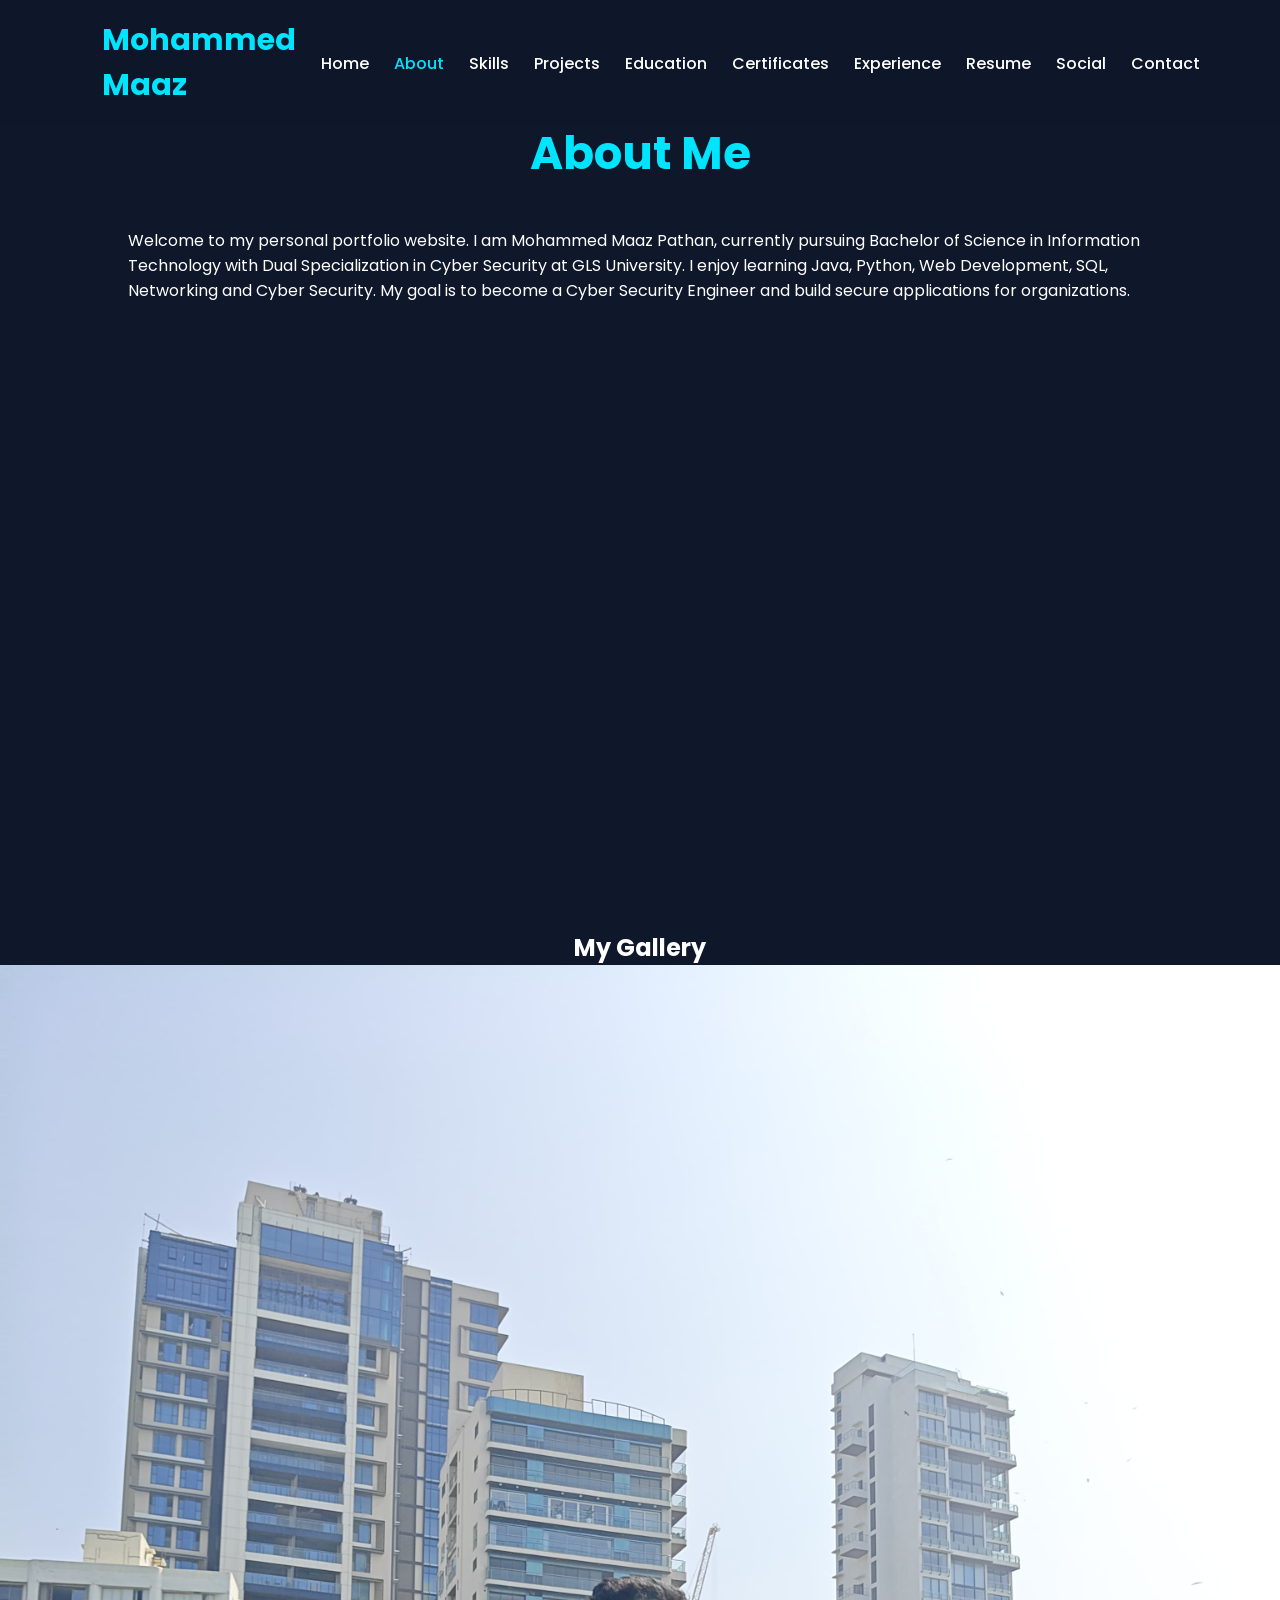
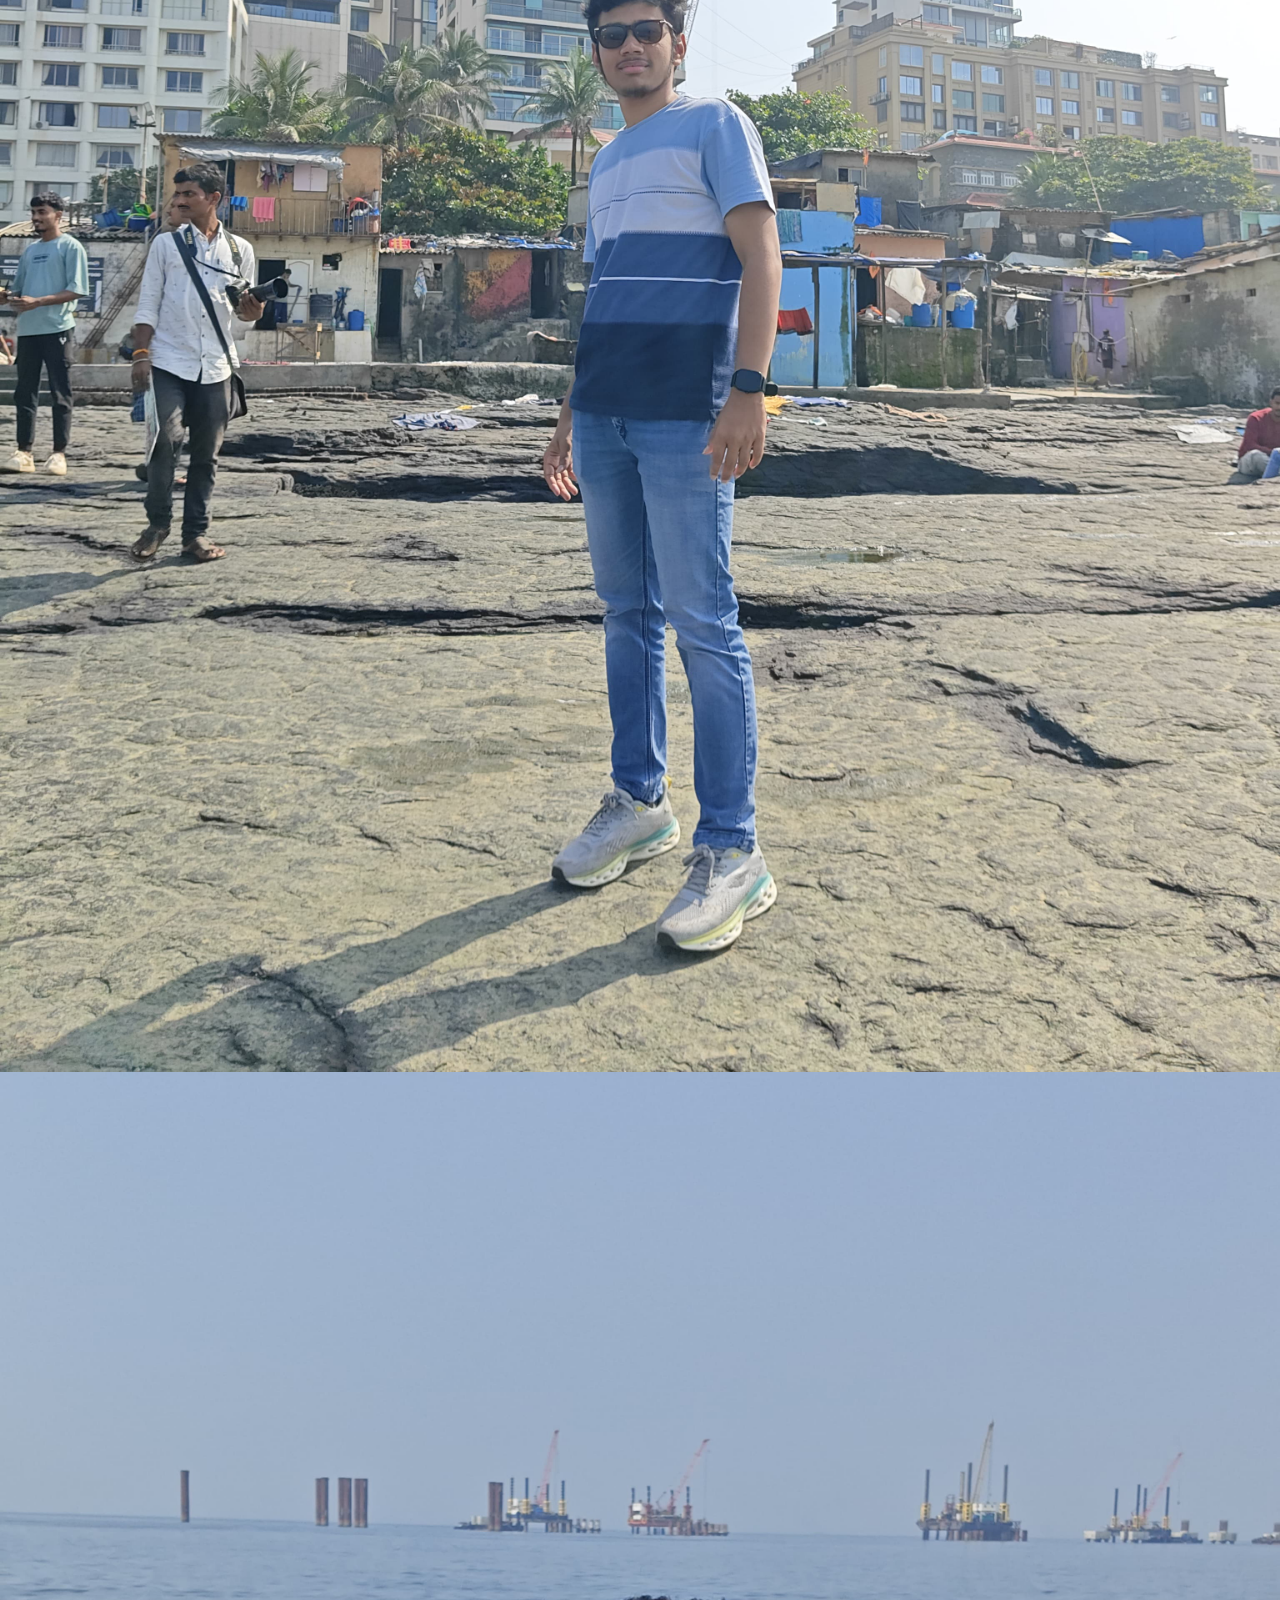
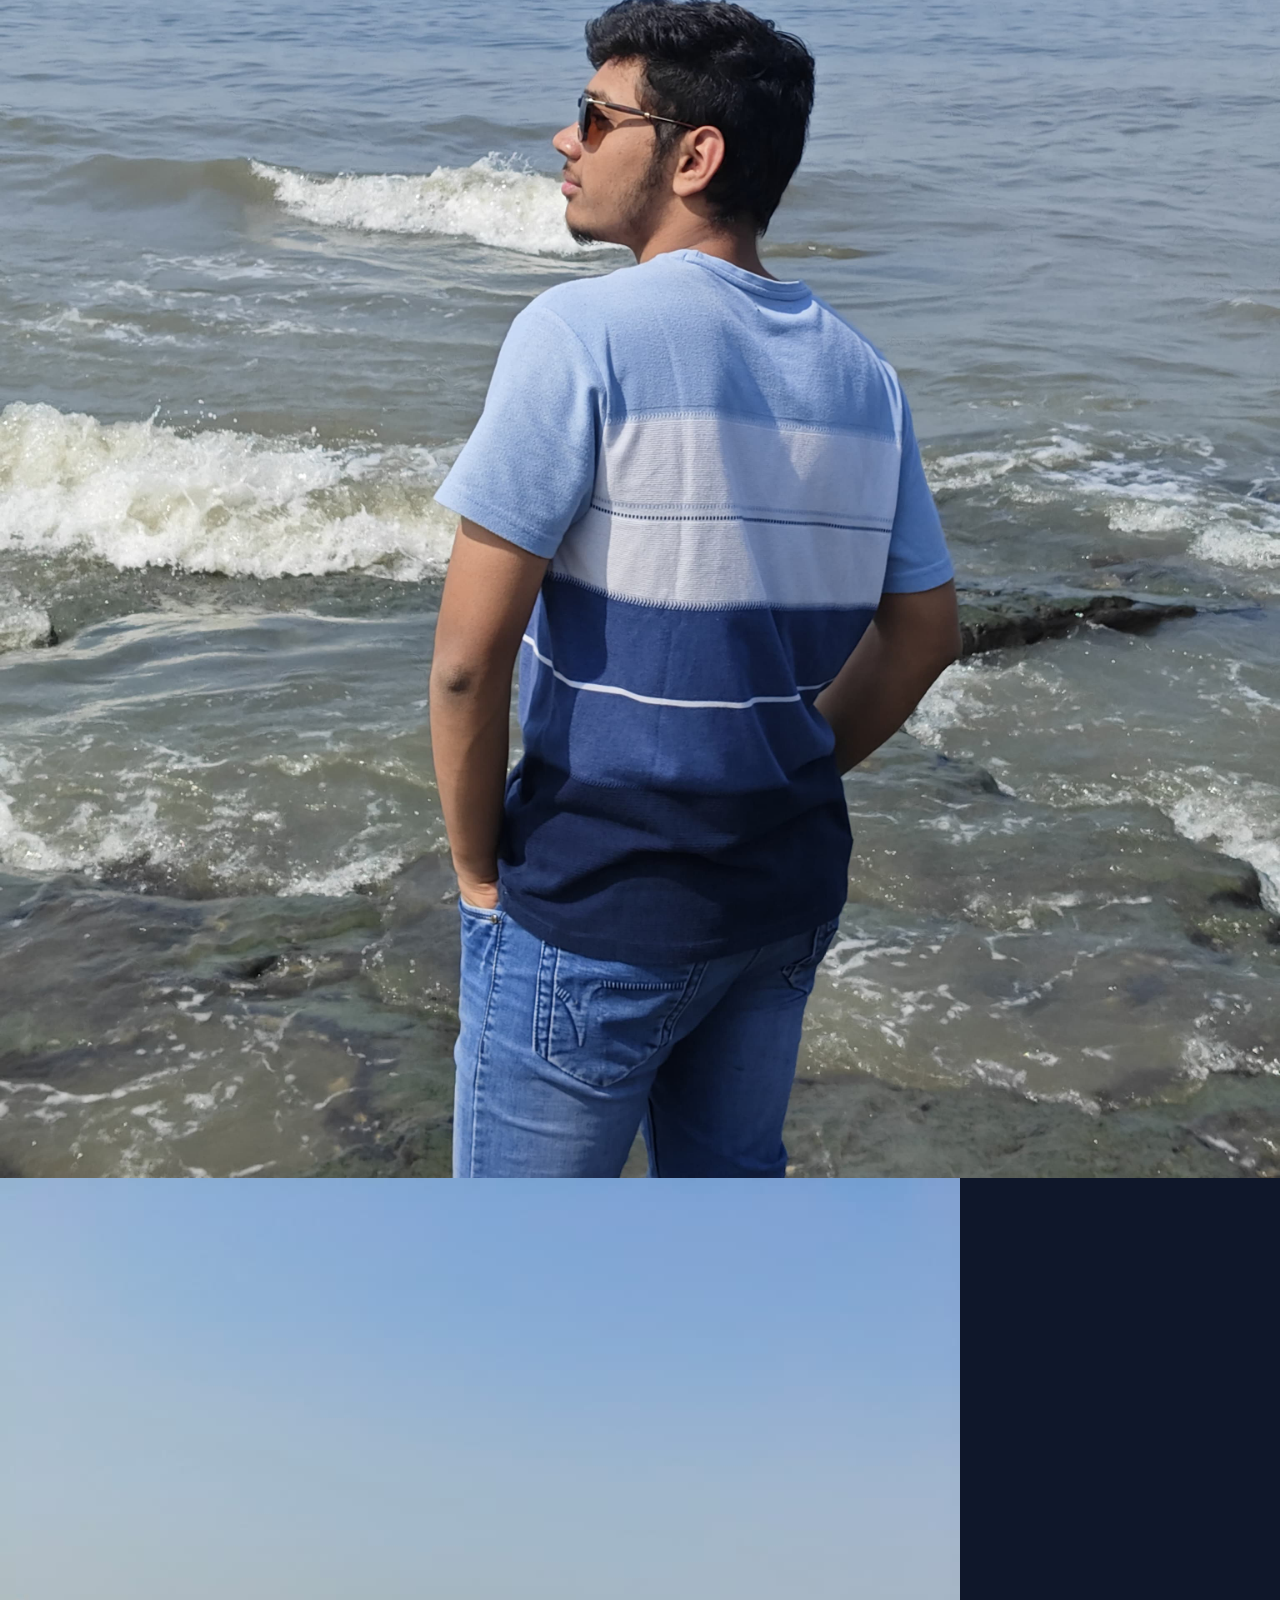
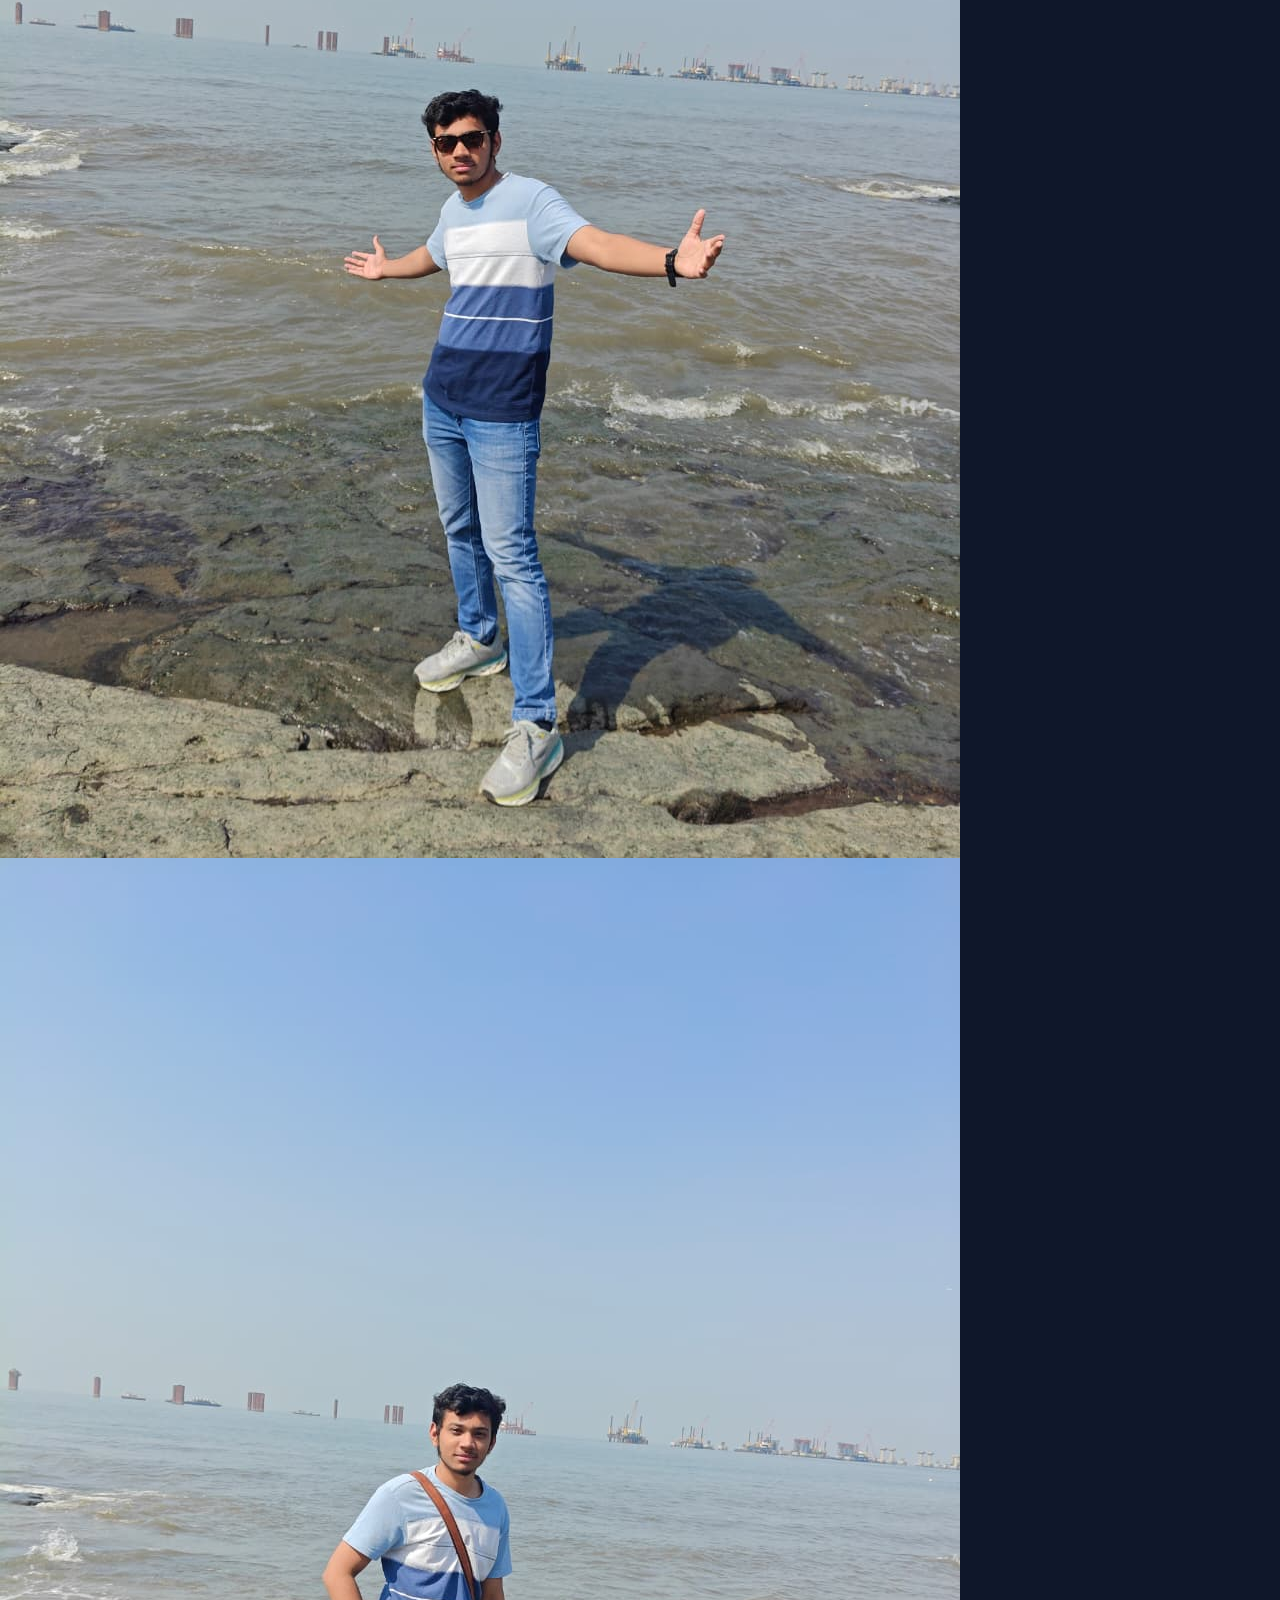
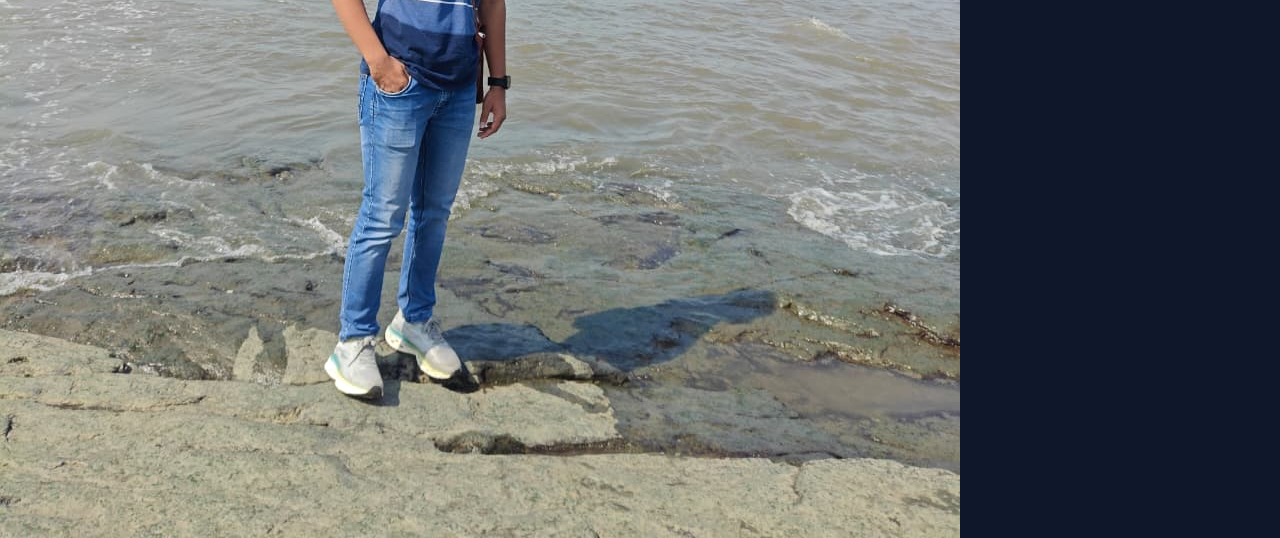
<file: about.html>
<!DOCTYPE html>
<html lang="en">
<head>

<meta charset="UTF-8">
<meta name="viewport" content="width=device-width, initial-scale=1.0">

<title>About | Mohammed Maaz</title>

<link rel="stylesheet" href="style.css">

</head>

<body>

<nav class="navbar">

<h2 class="logo">Mohammed Maaz</h2>

<ul>

<li><a href="index.html">Home</a></li>

<li><a href="about.html" class="active">About</a></li>

<li><a href="skills.html">Skills</a></li>

<li><a href="projects.html">Projects</a></li>

<li><a href="education.html">Education</a></li>

<li><a href="certificates.html">Certificates</a></li>

<li><a href="experience.html">Experience</a></li>

<li><a href="resume.html">Resume</a></li>

<li><a href="social.html">Social</a></li>

<li><a href="contact.html">Contact</a></li>

</ul>

</nav>

<section class="page">

<h1>About Me</h1>

<p>

Welcome to my personal portfolio website.

I am Mohammed Maaz Pathan, currently pursuing Bachelor of Science in Information Technology with Dual Specialization in Cyber Security at GLS University.

I enjoy learning Java, Python, Web Development, SQL, Networking and Cyber Security.

My goal is to become a Cyber Security Engineer and build secure applications for organizations.

</p>

</section>
   <h2 style="text-align:center;
    margin-top:30px;">My Gallery</h2>

  <div class="photo-gallery">
    <img src="photo1.jpeg">
    <img src="photo3.jpeg">
    <img src="photo4.jpeg">
    <img src="photo5.jpeg">
  </div>


<script src="script.js"></script>

</body>

</html>
</file>
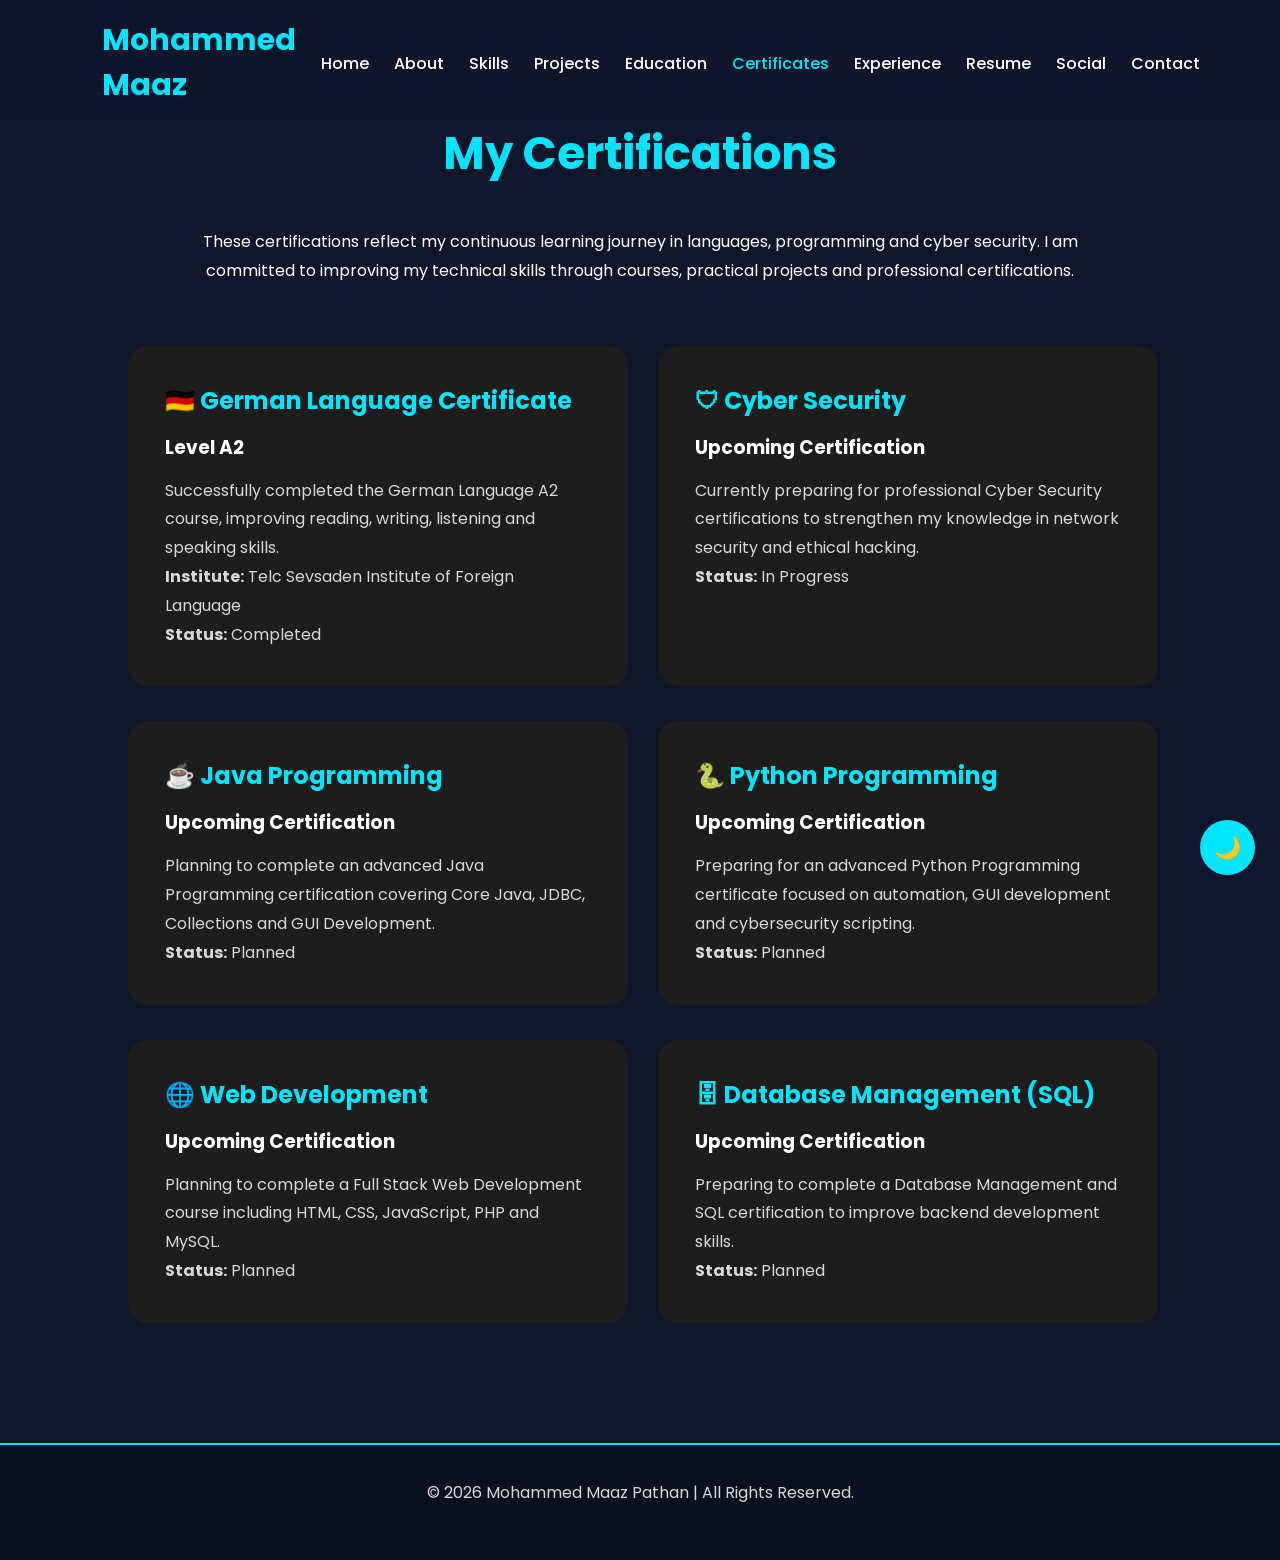
<file: certificates.html>
<!DOCTYPE html>
<html lang="en">

<head>

<meta charset="UTF-8">
<meta name="viewport" content="width=device-width, initial-scale=1.0">

<title>Certificates | Mohammed Maaz Pathan</title>

<link rel="stylesheet" href="style.css">

<link href="https://fonts.googleapis.com/css2?family=Poppins:wght@300;400;500;600;700&display=swap" rel="stylesheet">

</head>

<body>

<nav>

<h2 class="logo">Mohammed Maaz</h2>

<ul>

<li><a href="index.html">Home</a></li>
<li><a href="about.html">About</a></li>
<li><a href="skills.html">Skills</a></li>
<li><a href="projects.html">Projects</a></li>
<li><a href="education.html">Education</a></li>
<li><a href="certificates.html" class="active">Certificates</a></li>
<li><a href="experience.html">Experience</a></li>
<li><a href="resume.html">Resume</a></li>
<li><a href="social.html">Social</a></li>
<li><a href="contact.html">Contact</a></li>

</ul>

</nav>

<button id="theme-toggle">🌙</button>

<section class="page">

<h1 class="section-title">My Certifications</h1>

<p style="text-align:center;max-width:900px;margin:auto;margin-bottom:60px;line-height:1.8;">

These certifications reflect my continuous learning journey in languages,
programming and cyber security. I am committed to improving my technical
skills through courses, practical projects and professional certifications.

</p>

<div class="project-container">

<!-- German -->

<div class="certificate-card">

<h2>🇩🇪 German Language Certificate</h2>

<h3>Level A2</h3>

<p>

Successfully completed the German Language A2 course,
improving reading, writing, listening and speaking skills.

</p>

<p>

<b>Institute:</b> Telc Sevsaden Institute of Foreign Language

</p>

<p>

<b>Status:</b> Completed

</p>

</div>

<!-- Cyber Security -->

<div class="certificate-card">

<h2>🛡 Cyber Security</h2>

<h3>Upcoming Certification</h3>

<p>

Currently preparing for professional Cyber Security
certifications to strengthen my knowledge in
network security and ethical hacking.

</p>

<p>

<b>Status:</b> In Progress

</p>

</div>

<!-- Java -->

<div class="certificate-card">

<h2>☕ Java Programming</h2>

<h3>Upcoming Certification</h3>

<p>

Planning to complete an advanced Java Programming
certification covering Core Java, JDBC,
Collections and GUI Development.

</p>

<p>

<b>Status:</b> Planned

</p>

</div>

<!-- Python -->

<div class="certificate-card">

<h2>🐍 Python Programming</h2>

<h3>Upcoming Certification</h3>

<p>

Preparing for an advanced Python Programming
certificate focused on automation,
GUI development and cybersecurity scripting.

</p>

<p>

<b>Status:</b> Planned

</p>

</div>

<!-- Web -->

<div class="certificate-card">

<h2>🌐 Web Development</h2>

<h3>Upcoming Certification</h3>

<p>

Planning to complete a Full Stack Web Development
course including HTML, CSS, JavaScript,
PHP and MySQL.

</p>

<p>

<b>Status:</b> Planned

</p>

</div>

<!-- SQL -->

<div class="certificate-card">

<h2>🗄 Database Management (SQL)</h2>

<h3>Upcoming Certification</h3>

<p>

Preparing to complete a Database Management
and SQL certification to improve
backend development skills.

</p>

<p>

<b>Status:</b> Planned

</p>

</div>

</div>

</section>

<footer>

<p>

© 2026 Mohammed Maaz Pathan | All Rights Reserved.

</p>

<a href="index.html" class="top-btn">

🏠 Back To Home

</a>

</footer>

<script src="script.js"></script>

</body>

</html>
</file>
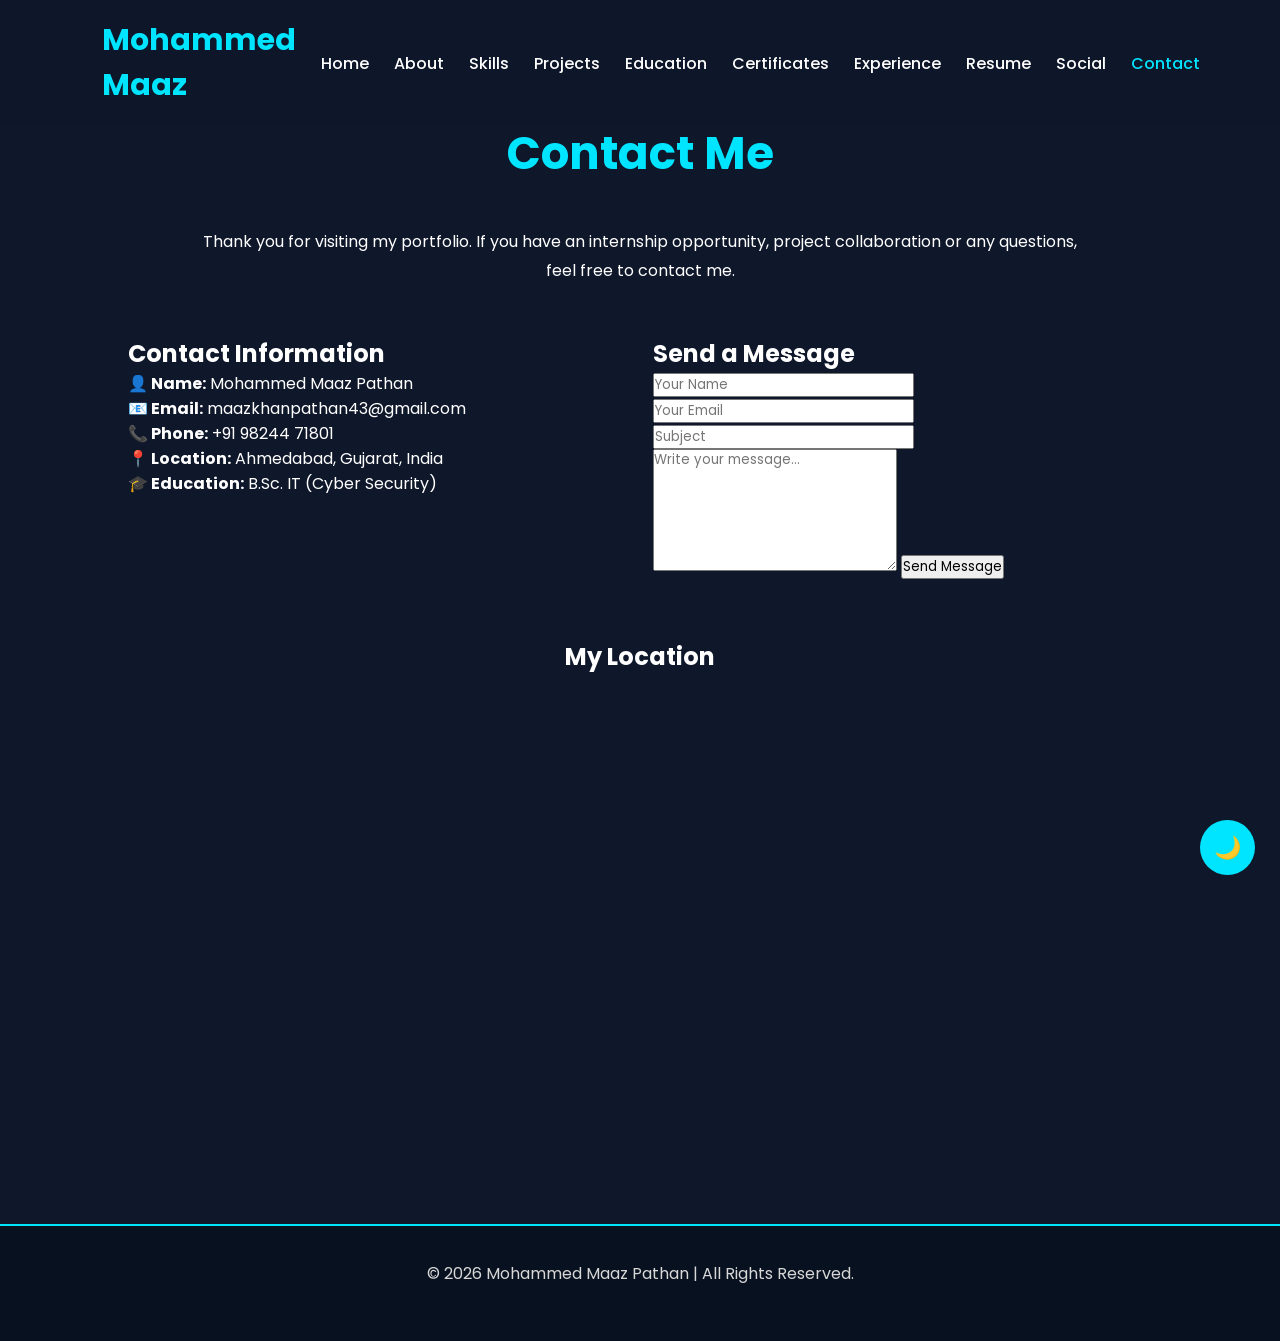
<file: contact.html>
<!DOCTYPE html>
<html lang="en">

<head>

<meta charset="UTF-8">
<meta name="viewport" content="width=device-width, initial-scale=1.0">

<title>Contact | Mohammed Maaz Pathan</title>

<link rel="stylesheet" href="style.css">

<link href="https://fonts.googleapis.com/css2?family=Poppins:wght@300;400;500;600;700&display=swap" rel="stylesheet">

</head>

<body>

<nav>

<h2 class="logo">Mohammed Maaz</h2>

<ul>

<li><a href="index.html">Home</a></li>
<li><a href="about.html">About</a></li>
<li><a href="skills.html">Skills</a></li>
<li><a href="projects.html">Projects</a></li>
<li><a href="education.html">Education</a></li>
<li><a href="certificates.html">Certificates</a></li>
<li><a href="experience.html">Experience</a></li>
<li><a href="resume.html">Resume</a></li>
<li><a href="social.html">Social</a></li>
<li><a href="contact.html" class="active">Contact</a></li>

</ul>

</nav>

<button id="theme-toggle">🌙</button>

<section class="page">

<h1 class="section-title">Contact Me</h1>

<p style="text-align:center;max-width:900px;margin:auto;margin-bottom:50px;line-height:1.8;">

Thank you for visiting my portfolio. If you have an internship opportunity,
project collaboration or any questions, feel free to contact me.

</p>

<div class="contact-container">

<div class="contact-info">

<h2>Contact Information</h2>

<p><strong>👤 Name:</strong> Mohammed Maaz Pathan</p>

<p><strong>📧 Email:</strong> maazkhanpathan43@gmail.com</p>

<p><strong>📞 Phone:</strong> +91 98244 71801</p>

<p><strong>📍 Location:</strong> Ahmedabad, Gujarat, India</p>

<p><strong>🎓 Education:</strong> B.Sc. IT (Cyber Security)</p>

</div>

<div class="contact-form">

<h2>Send a Message</h2>

<form>

<input type="text" placeholder="Your Name" required>

<input type="email" placeholder="Your Email" required>

<input type="text" placeholder="Subject" required>

<textarea rows="6" placeholder="Write your message..." required></textarea>

<button type="submit">Send Message</button>

</form>

</div>

</div>

<h2 style="text-align:center;margin-top:60px;">My Location</h2>

<div style="margin-top:30px;display:flex;justify-content:center;">

<iframe
src="https://www.google.com/maps?q=Ahmedabad,Gujarat&output=embed"
width="100%"
height="400"
style="border:0;max-width:1000px;border-radius:15px;"
allowfullscreen=""
loading="lazy">
</iframe>

</div>

</section>
 <footer>

<p>

© 2026 Mohammed Maaz Pathan | All Rights Reserved.

</p>

<a href="index.html" class="top-btn">

🏠 Back To Home

</a>

</footer>

<script src="script.js"></script>

</body>

</html>
</file>
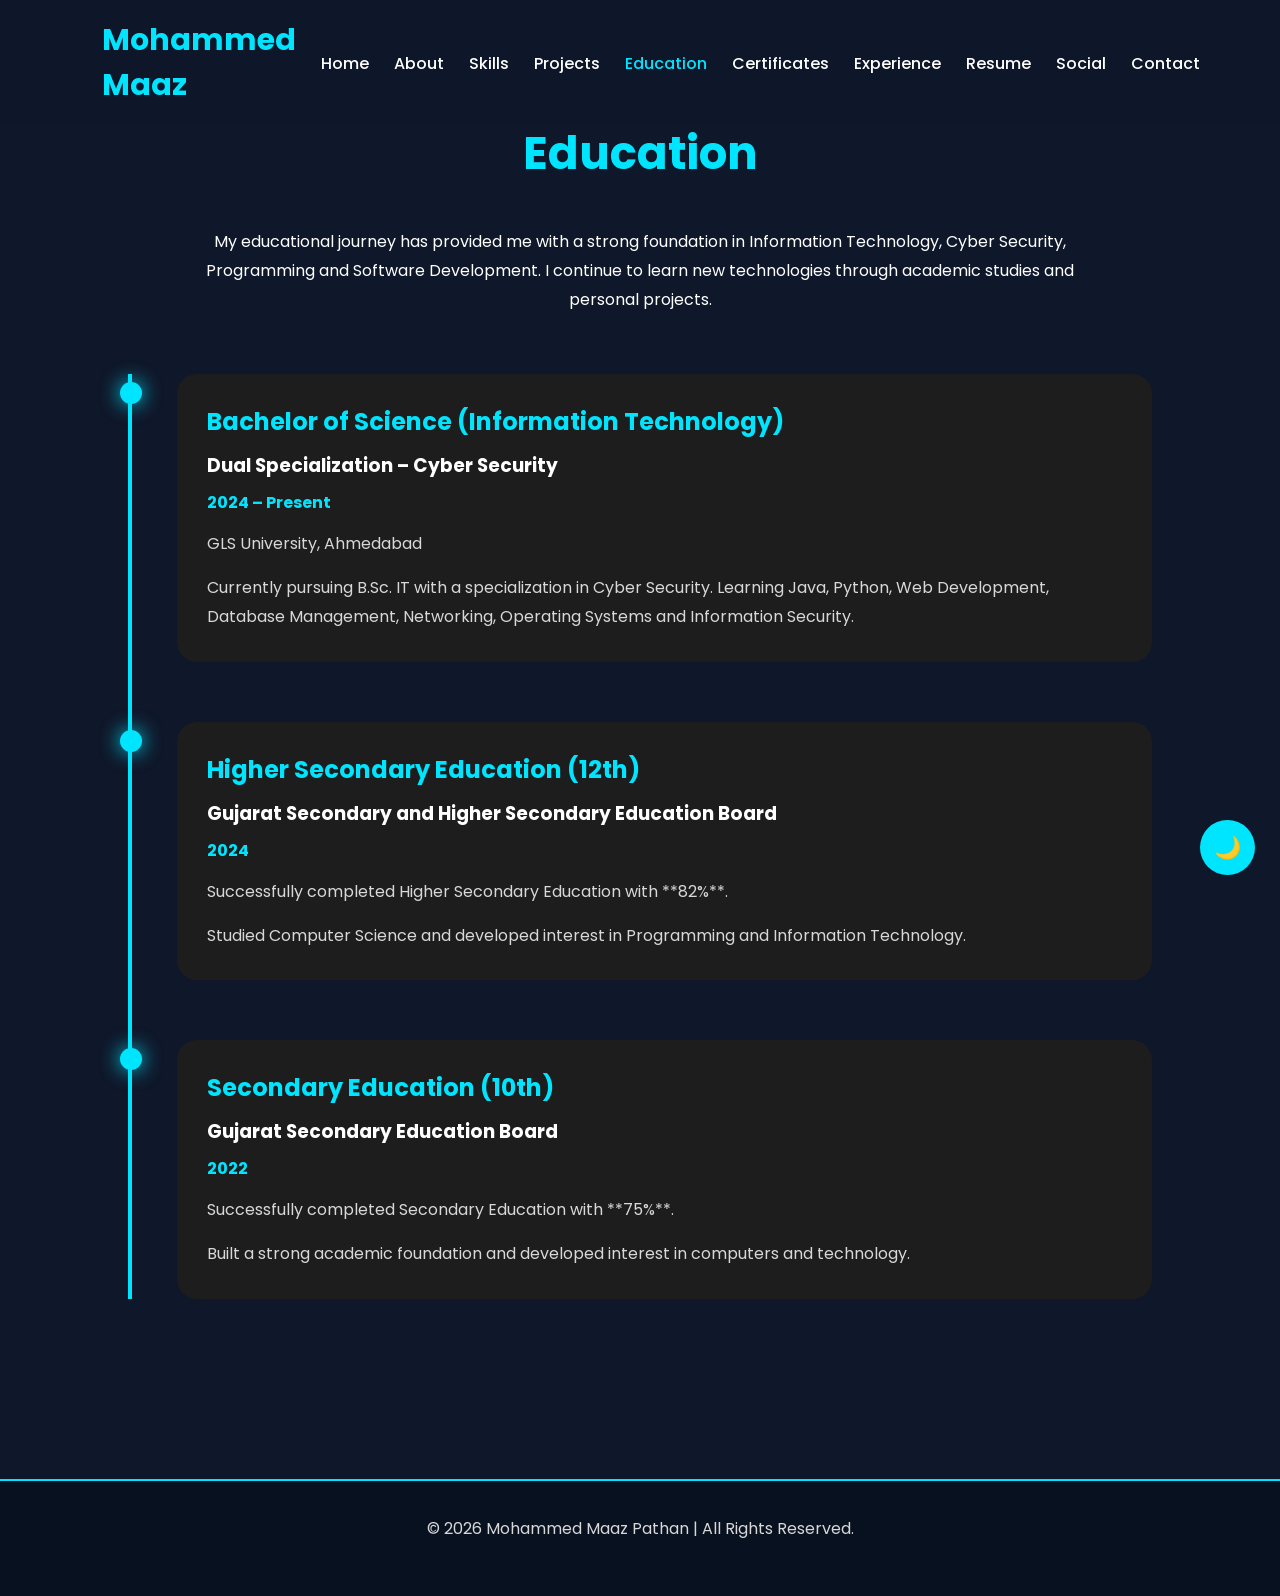
<file: education.html>
<!DOCTYPE html>
<html lang="en">

<head>

<meta charset="UTF-8">
<meta name="viewport" content="width=device-width, initial-scale=1.0">

<title>Education | Mohammed Maaz Pathan</title>

<link rel="stylesheet" href="style.css">

<link href="https://fonts.googleapis.com/css2?family=Poppins:wght@300;400;500;600;700&display=swap" rel="stylesheet">

</head>

<body>

<nav>

<h2 class="logo">Mohammed Maaz</h2>

<ul>

<li><a href="index.html">Home</a></li>
<li><a href="about.html">About</a></li>
<li><a href="skills.html">Skills</a></li>
<li><a href="projects.html">Projects</a></li>
<li><a href="education.html" class="active">Education</a></li>
<li><a href="certificates.html">Certificates</a></li>
<li><a href="experience.html">Experience</a></li>
<li><a href="resume.html">Resume</a></li>
<li><a href="social.html">Social</a></li>
<li><a href="contact.html">Contact</a></li>

</ul>

</nav>

<button id="theme-toggle">🌙</button>

<section class="page">

<h1 class="section-title">Education</h1>

<p style="text-align:center;max-width:900px;margin:auto;margin-bottom:60px;line-height:1.8;">
My educational journey has provided me with a strong foundation in Information Technology,
Cyber Security, Programming and Software Development. I continue to learn new technologies
through academic studies and personal projects.
</p>

<div class="timeline">

<!-- B.Sc -->

<div class="timeline-item">

<div class="circle"></div>

<div class="timeline-content">

<h2>Bachelor of Science (Information Technology)</h2>

<h3>Dual Specialization – Cyber Security</h3>

<span>2024 – Present</span>

<p>

GLS University, Ahmedabad

</p>

<p>

Currently pursuing B.Sc. IT with a specialization in Cyber Security.
Learning Java, Python, Web Development, Database Management,
Networking, Operating Systems and Information Security.

</p>

</div>

</div>

<!-- 12th -->

<div class="timeline-item">

<div class="circle"></div>

<div class="timeline-content">

<h2>Higher Secondary Education (12th)</h2>

<h3>Gujarat Secondary and Higher Secondary Education Board</h3>

<span>2024</span>

<p>

Successfully completed Higher Secondary Education
with **82%**.

</p>

<p>

Studied Computer Science and developed interest
in Programming and Information Technology.

</p>

</div>

</div>

<!-- 10th -->

<div class="timeline-item">

<div class="circle"></div>

<div class="timeline-content">

<h2>Secondary Education (10th)</h2>

<h3>Gujarat Secondary Education Board</h3>

<span>2022</span>

<p>

Successfully completed Secondary Education
with **75%**.

</p>

<p>

Built a strong academic foundation and developed
interest in computers and technology.

</p>

</div>

</div>

</div>

</section>

<footer>

<p>

© 2026 Mohammed Maaz Pathan | All Rights Reserved.

</p>

<a href="index.html" class="top-btn">

🏠 Back To Home

</a>

</footer>

<script src="script.js"></script>

</body>

</html>
</file>
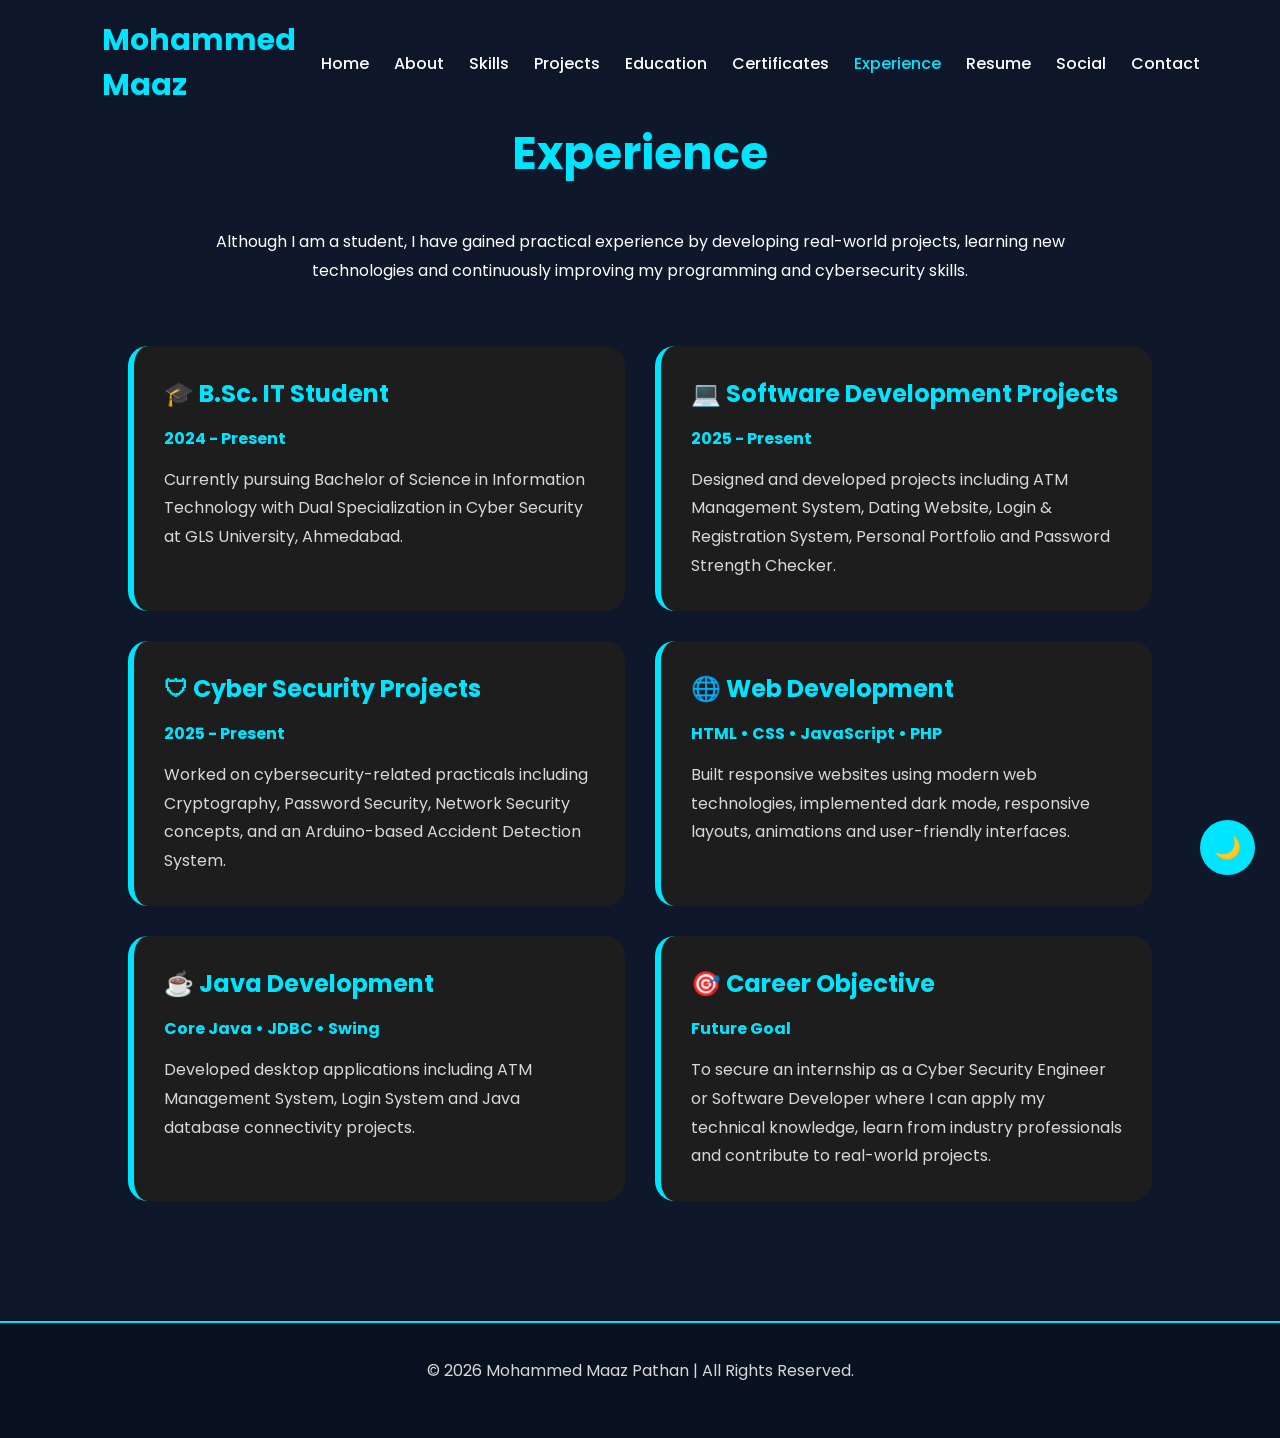
<file: experience.html>
<!DOCTYPE html>
<html lang="en">

<head>

<meta charset="UTF-8">
<meta name="viewport" content="width=device-width, initial-scale=1.0">

<title>Experience | Mohammed Maaz Pathan</title>

<link rel="stylesheet" href="style.css">

<link href="https://fonts.googleapis.com/css2?family=Poppins:wght@300;400;500;600;700&display=swap" rel="stylesheet">

</head>

<body>

<nav>

<h2 class="logo">Mohammed Maaz</h2>

<ul>

<li><a href="index.html">Home</a></li>
<li><a href="about.html">About</a></li>
<li><a href="skills.html">Skills</a></li>
<li><a href="projects.html">Projects</a></li>
<li><a href="education.html">Education</a></li>
<li><a href="certificates.html">Certificates</a></li>
<li><a href="experience.html" class="active">Experience</a></li>
<li><a href="resume.html">Resume</a></li>
<li><a href="social.html">Social</a></li>
<li><a href="contact.html">Contact</a></li>

</ul>

</nav>

<button id="theme-toggle">🌙</button>

<section class="page">

<h1 class="section-title">Experience</h1>

<p style="text-align:center;max-width:900px;margin:auto;margin-bottom:60px;line-height:1.8;">

Although I am a student, I have gained practical experience by developing real-world projects,
learning new technologies and continuously improving my programming and cybersecurity skills.

</p>

<div class="experience-container">

<div class="experience-card">

<h2>🎓 B.Sc. IT Student</h2>

<span>2024 - Present</span>

<p>

Currently pursuing Bachelor of Science in Information Technology
with Dual Specialization in Cyber Security at GLS University,
Ahmedabad.

</p>

</div>

<div class="experience-card">

<h2>💻 Software Development Projects</h2>

<span>2025 - Present</span>

<p>

Designed and developed projects including ATM Management System,
Dating Website, Login & Registration System, Personal Portfolio
and Password Strength Checker.

</p>

</div>

<div class="experience-card">

<h2>🛡 Cyber Security Projects</h2>

<span>2025 - Present</span>

<p>

Worked on cybersecurity-related practicals including
Cryptography, Password Security, Network Security concepts,
and an Arduino-based Accident Detection System.

</p>

</div>

<div class="experience-card">

<h2>🌐 Web Development</h2>

<span>HTML • CSS • JavaScript • PHP</span>

<p>

Built responsive websites using modern web technologies,
implemented dark mode, responsive layouts,
animations and user-friendly interfaces.

</p>

</div>

<div class="experience-card">

<h2>☕ Java Development</h2>

<span>Core Java • JDBC • Swing</span>

<p>

Developed desktop applications including ATM Management System,
Login System and Java database connectivity projects.

</p>

</div>

<div class="experience-card">

<h2>🎯 Career Objective</h2>

<span>Future Goal</span>

<p>

To secure an internship as a Cyber Security Engineer or Software
Developer where I can apply my technical knowledge, learn from
industry professionals and contribute to real-world projects.

</p>

</div>

</div>

</section>

<footer>

<p>

© 2026 Mohammed Maaz Pathan | All Rights Reserved.

</p>

<a href="index.html" class="top-btn">

🏠 Back To Home

</a>

</footer>

<script src="script.js"></script>

</body>

</html>
</file>
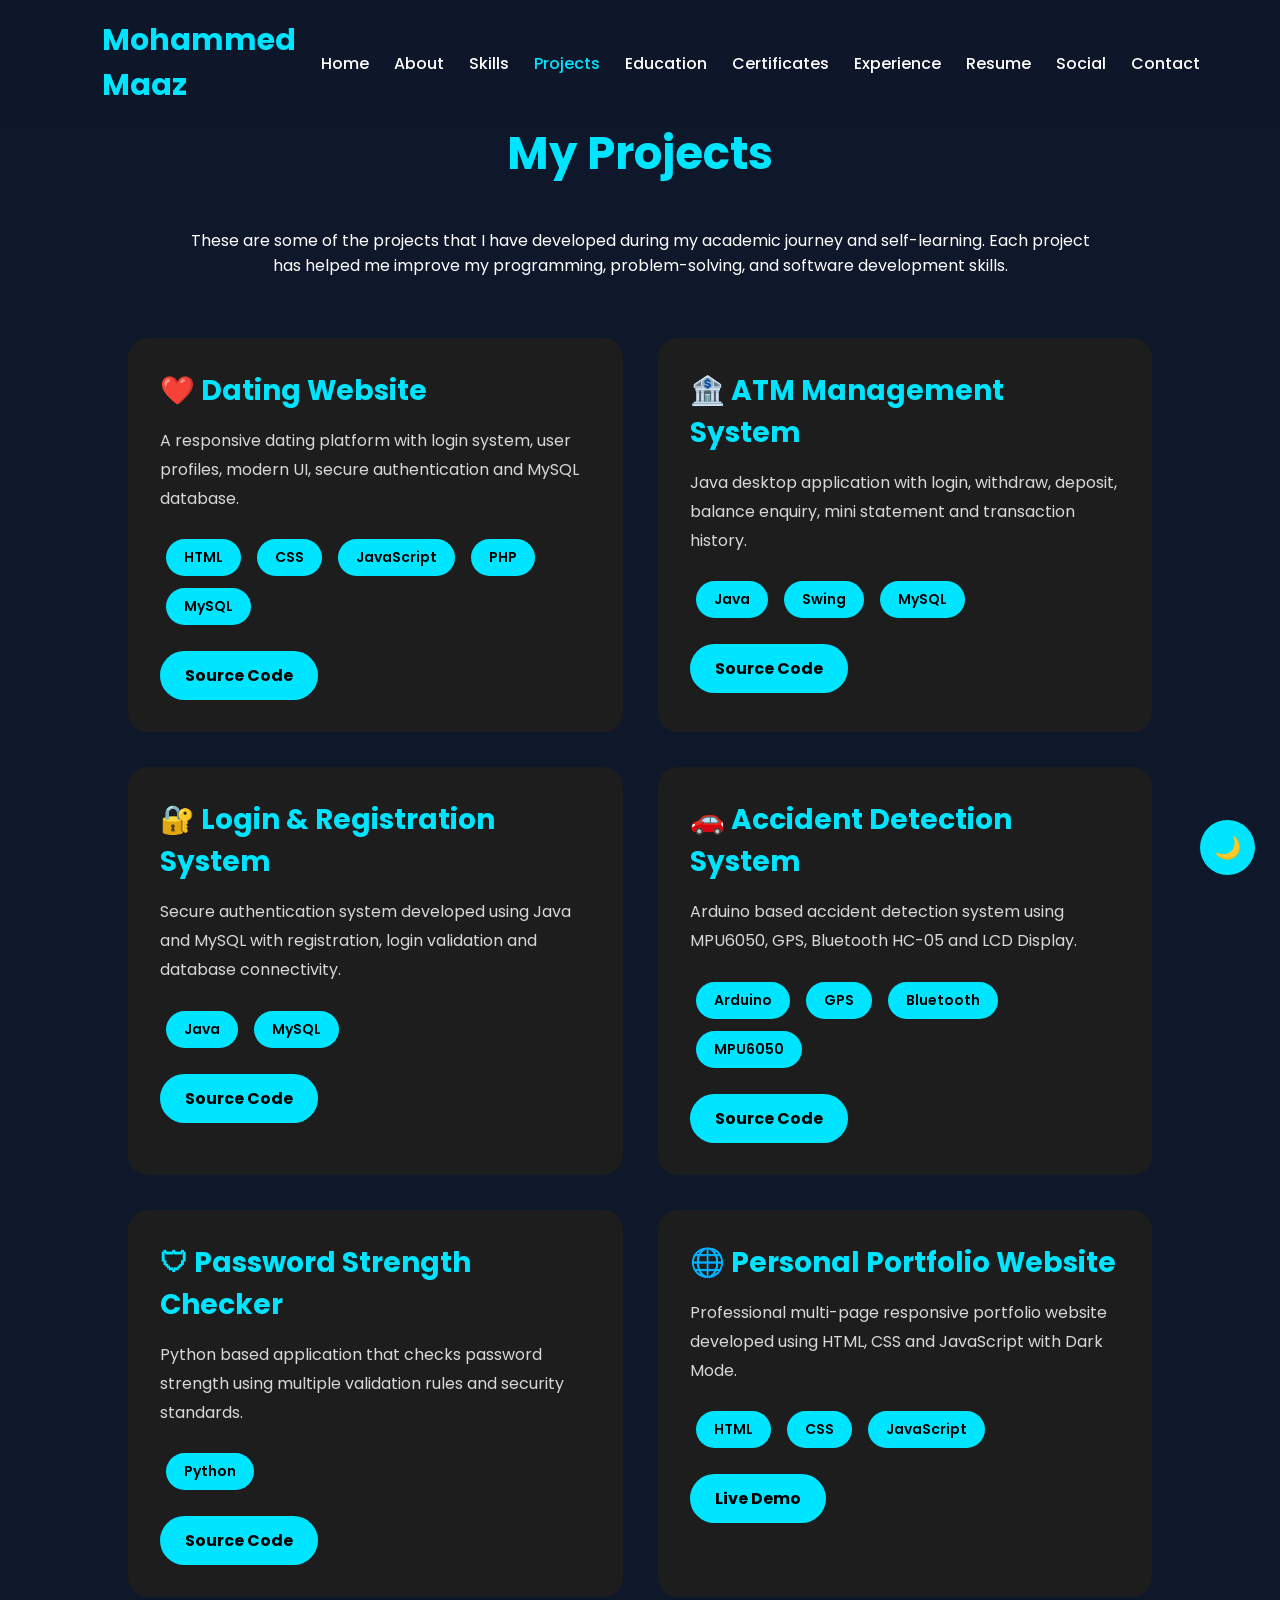
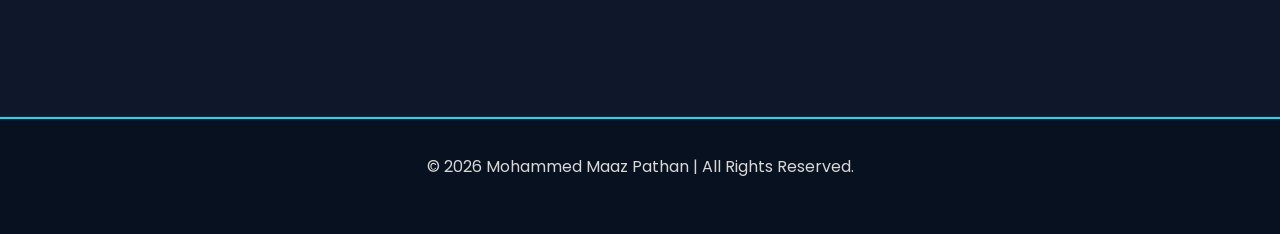
<file: projects.html>
<!DOCTYPE html>
<html lang="en">

<head>

<meta charset="UTF-8">
<meta name="viewport" content="width=device-width, initial-scale=1.0">

<title>Projects | Mohammed Maaz Pathan</title>

<link rel="stylesheet" href="style.css">

<link href="https://fonts.googleapis.com/css2?family=Poppins:wght@300;400;500;600;700&display=swap" rel="stylesheet">

</head>

<body>

<nav>

<h2 class="logo">Mohammed Maaz</h2>

<ul>

<li><a href="index.html">Home</a></li>

<li><a href="about.html">About</a></li>

<li><a href="skills.html">Skills</a></li>

<li><a href="projects.html" class="active">Projects</a></li>

<li><a href="education.html">Education</a></li>

<li><a href="certificates.html">Certificates</a></li>

<li><a href="experience.html">Experience</a></li>

<li><a href="resume.html">Resume</a></li>

<li><a href="social.html">Social</a></li>

<li><a href="contact.html">Contact</a></li>

</ul>

</nav>

<button id="theme-toggle">🌙</button>

<section class="page">

<h1 class="section-title">My Projects</h1>

<p style="text-align:center;max-width:900px;margin:auto;margin-bottom:60px;">
These are some of the projects that I have developed during my academic journey and self-learning.
Each project has helped me improve my programming, problem-solving, and software development skills.
</p>

<div class="project-container">

<!-- Project 1 -->

<div class="project-card">

<h2>❤️ Dating Website</h2>

<p>

A responsive dating platform with login system, user profiles,
modern UI, secure authentication and MySQL database.

</p>

<div class="tech">

<span>HTML</span>

<span>CSS</span>

<span>JavaScript</span>

<span>PHP</span>

<span>MySQL</span>

</div>

<div class="buttons">

<a href="#">Source Code</a>

</div>

</div>

<!-- Project 2 -->

<div class="project-card">

<h2>🏦 ATM Management System</h2>

<p>

Java desktop application with login,
withdraw, deposit, balance enquiry,
mini statement and transaction history.

</p>

<div class="tech">

<span>Java</span>

<span>Swing</span>

<span>MySQL</span>

</div>

<div class="buttons">

<a href="#">Source Code</a>

</div>

</div>

<!-- Project 3 -->

<div class="project-card">

<h2>🔐 Login & Registration System</h2>

<p>

Secure authentication system developed using Java and MySQL
with registration, login validation and database connectivity.

</p>

<div class="tech">

<span>Java</span>

<span>MySQL</span>

</div>

<div class="buttons">

<a href="#">Source Code</a>

</div>

</div>

<!-- Project 4 -->

<div class="project-card">

<h2>🚗 Accident Detection System</h2>

<p>

Arduino based accident detection system using
MPU6050, GPS, Bluetooth HC-05 and LCD Display.

</p>

<div class="tech">

<span>Arduino</span>

<span>GPS</span>

<span>Bluetooth</span>

<span>MPU6050</span>

</div>

<div class="buttons">

<a href="#">Source Code</a>

</div>

</div>

<!-- Project 5 -->

<div class="project-card">

<h2>🛡 Password Strength Checker</h2>

<p>

Python based application that checks password
strength using multiple validation rules and
security standards.

</p>

<div class="tech">

<span>Python</span>

</div>

<div class="buttons">

<a href="#">Source Code</a>

</div>

</div>

<!-- Project 6 -->

<div class="project-card">

<h2>🌐 Personal Portfolio Website</h2>

<p>

Professional multi-page responsive portfolio website
developed using HTML, CSS and JavaScript with Dark Mode.

</p>

<div class="tech">

<span>HTML</span>

<span>CSS</span>

<span>JavaScript</span>

</div>

<div class="buttons">

<a href="#">Live Demo</a>

</div>

</div>

</div>

</section>

<footer>

<p>

© 2026 Mohammed Maaz Pathan | All Rights Reserved.

</p>

<a href="index.html" class="top-btn">

🏠 Back To Home

</a>

</footer>

<script src="script.js"></script>

</body>

</html>
</file>
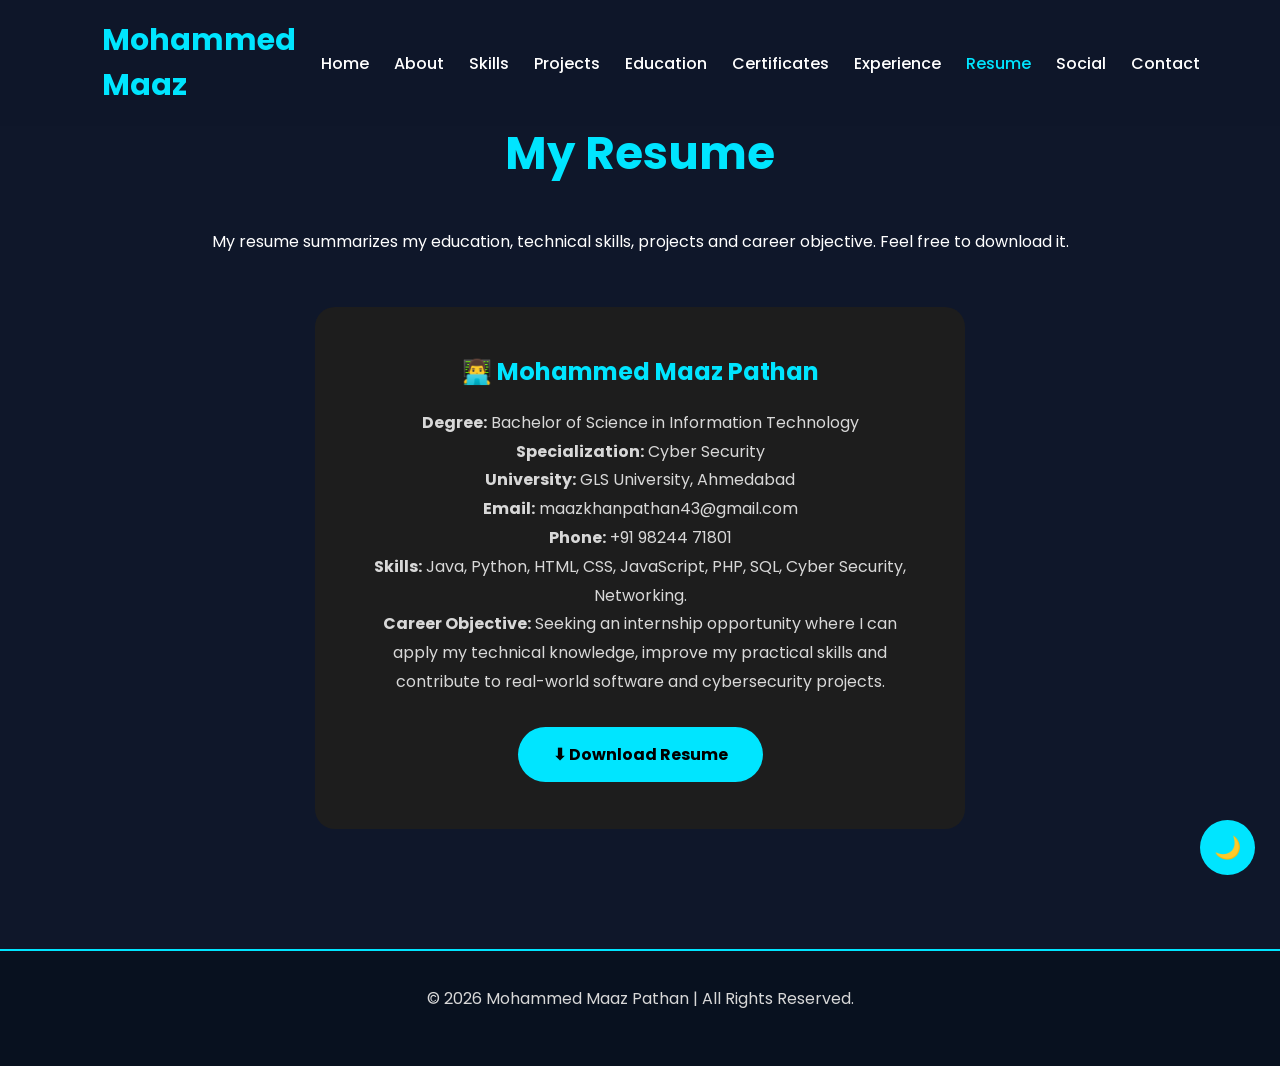
<file: resume.html>
<!DOCTYPE html>
<html lang="en">

<head>

<meta charset="UTF-8">
<meta name="viewport" content="width=device-width, initial-scale=1.0">

<title>Resume | Mohammed Maaz Pathan</title>

<link rel="stylesheet" href="style.css">

<link href="https://fonts.googleapis.com/css2?family=Poppins:wght@300;400;500;600;700&display=swap" rel="stylesheet">

</head>

<body>

<nav>

<h2 class="logo">Mohammed Maaz</h2>

<ul>

<li><a href="index.html">Home</a></li>
<li><a href="about.html">About</a></li>
<li><a href="skills.html">Skills</a></li>
<li><a href="projects.html">Projects</a></li>
<li><a href="education.html">Education</a></li>
<li><a href="certificates.html">Certificates</a></li>
<li><a href="experience.html">Experience</a></li>
<li><a href="resume.html" class="active">Resume</a></li>
<li><a href="social.html">Social</a></li>
<li><a href="contact.html">Contact</a></li>

</ul>

</nav>

<button id="theme-toggle">🌙</button>

<section class="page">

<h1 class="section-title">My Resume</h1>

<p style="text-align:center;max-width:900px;margin:auto;margin-bottom:50px;line-height:1.8;">

My resume summarizes my education, technical skills,
projects and career objective. Feel free to download it.

</p>

<div class="resume-card">

<h2>👨‍💻 Mohammed Maaz Pathan</h2>

<p>

<b>Degree:</b> Bachelor of Science in Information Technology

</p>

<p>

<b>Specialization:</b> Cyber Security

</p>

<p>

<b>University:</b> GLS University, Ahmedabad

</p>

<p>

<b>Email:</b> maazkhanpathan43@gmail.com

</p>

<p>

<b>Phone:</b> +91 98244 71801

</p>

<p>

<b>Skills:</b>

Java, Python, HTML, CSS, JavaScript,
PHP, SQL, Cyber Security, Networking.

</p>

<p>

<b>Career Objective:</b>

Seeking an internship opportunity where I can apply
my technical knowledge, improve my practical skills
and contribute to real-world software and cybersecurity projects.

</p>

<a href="resume.jpeg" download class="resume-btn">

⬇ Download Resume

</a>

</div>

</section>

<footer>

<p>

© 2026 Mohammed Maaz Pathan | All Rights Reserved.

</p>

<a href="index.html" class="top-btn">

🏠 Back To Home

</a>

</footer>

<script src="script.js"></script>

</body>

</html>
</file>
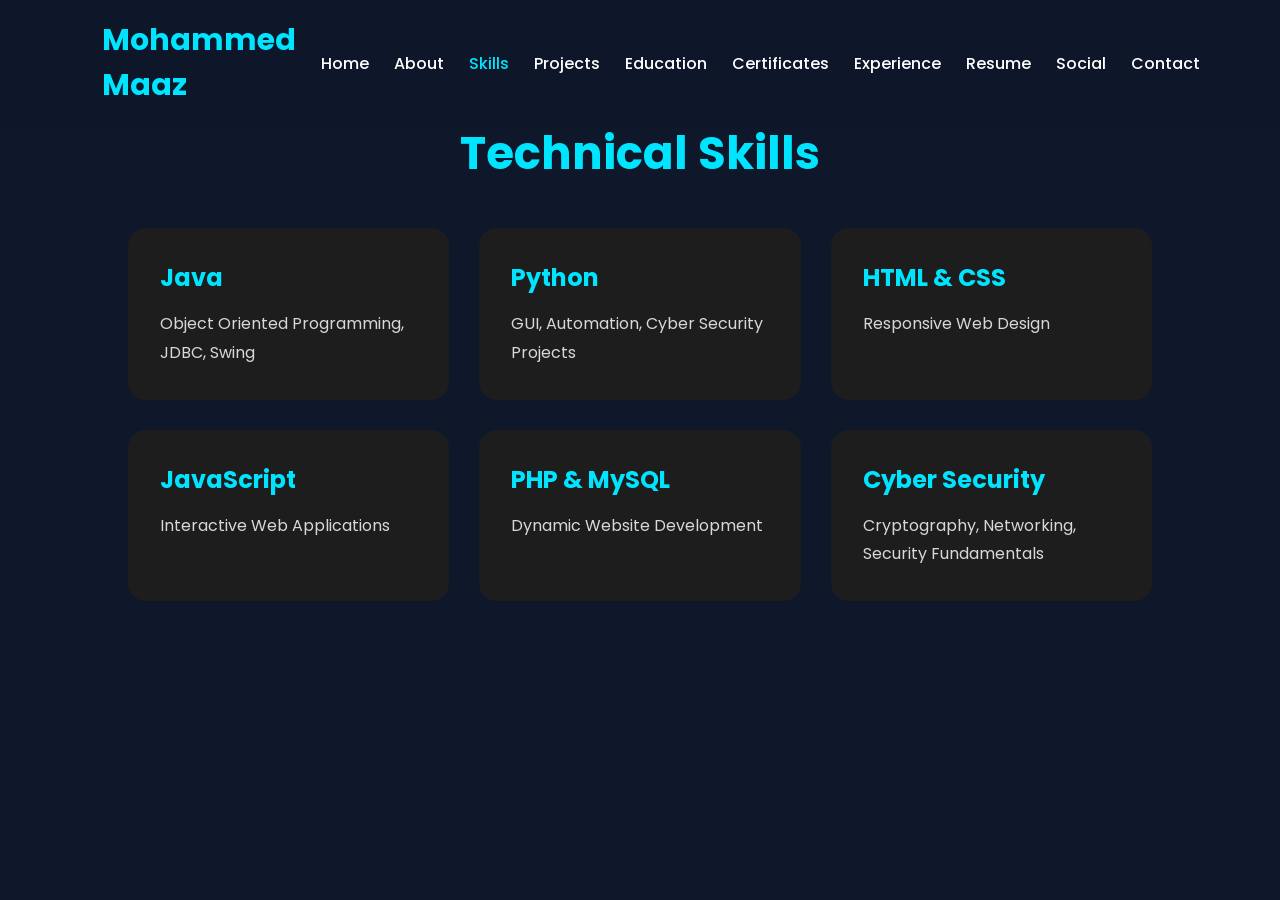
<file: skills.html>
<!DOCTYPE html>
<html lang="en">

<head>

<meta charset="UTF-8">

<meta name="viewport" content="width=device-width, initial-scale=1.0">

<title>Skills | Mohammed Maaz</title>

<link rel="stylesheet" href="style.css">

</head>

<body>

<nav class="navbar">

<h2 class="logo">Mohammed Maaz</h2>

<ul>

<li><a href="index.html">Home</a></li>

<li><a href="about.html">About</a></li>

<li><a href="skills.html" class="active">Skills</a></li>

<li><a href="projects.html">Projects</a></li>

<li><a href="education.html">Education</a></li>

<li><a href="certificates.html">Certificates</a></li>

<li><a href="experience.html">Experience</a></li>

<li><a href="resume.html">Resume</a></li>

<li><a href="social.html">Social</a></li>

<li><a href="contact.html">Contact</a></li>

</ul>

</nav>

<section class="page">

<h1>Technical Skills</h1>

<div class="cards">

<div class="card">
<h2>Java</h2>
<p>Object Oriented Programming, JDBC, Swing</p>
</div>

<div class="card">
<h2>Python</h2>
<p>GUI, Automation, Cyber Security Projects</p>
</div>

<div class="card">
<h2>HTML & CSS</h2>
<p>Responsive Web Design</p>
</div>

<div class="card">
<h2>JavaScript</h2>
<p>Interactive Web Applications</p>
</div>

<div class="card">
<h2>PHP & MySQL</h2>
<p>Dynamic Website Development</p>
</div>

<div class="card">
<h2>Cyber Security</h2>
<p>Cryptography, Networking, Security Fundamentals</p>
</div>

</div>

</section>

<script src="script.js"></script>

</body>

</html>
</file>
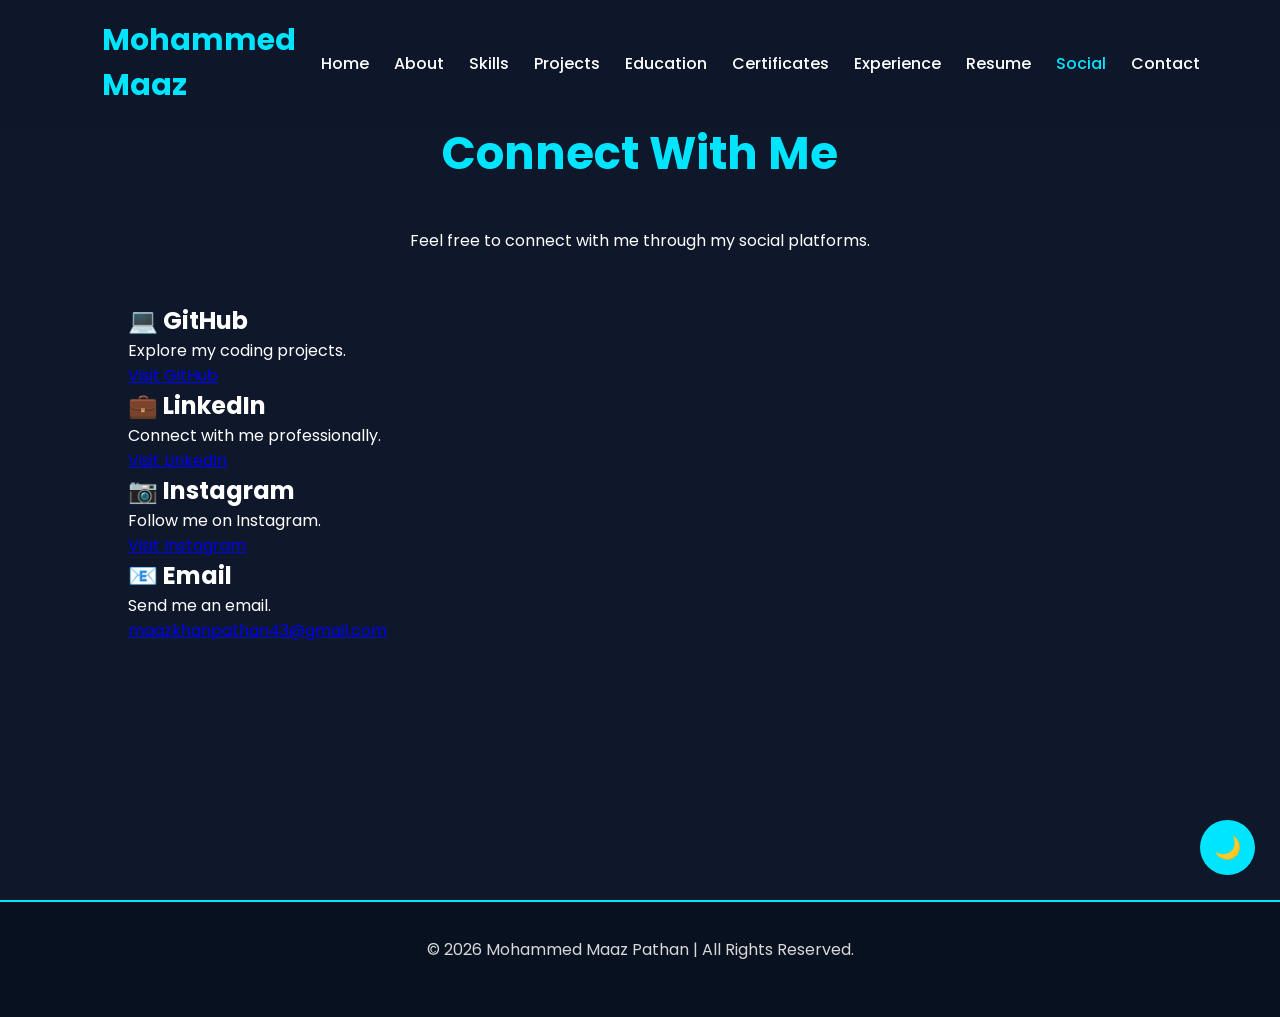
<file: social.html>
<!DOCTYPE html>
<html lang="en">
<head>
    <meta charset="UTF-8">
    <meta name="viewport" content="width=device-width, initial-scale=1.0">
    <title>Social | Mohammed Maaz Pathan</title>

    <link rel="stylesheet" href="style.css">
    <link href="https://fonts.googleapis.com/css2?family=Poppins:wght@300;400;500;600;700&display=swap" rel="stylesheet">
</head>

<body>

<nav>

<h2 class="logo">Mohammed Maaz</h2>

<ul>
<li><a href="index.html">Home</a></li>
<li><a href="about.html">About</a></li>
<li><a href="skills.html">Skills</a></li>
<li><a href="projects.html">Projects</a></li>
<li><a href="education.html">Education</a></li>
<li><a href="certificates.html">Certificates</a></li>
<li><a href="experience.html">Experience</a></li>
<li><a href="resume.html">Resume</a></li>
<li><a href="social.html" class="active">Social</a></li>
<li><a href="contact.html">Contact</a></li>
</ul>

</nav>

<button id="theme-toggle">🌙</button>

<section class="page">

<h1 class="section-title">Connect With Me</h1>

<p style="text-align:center;max-width:900px;margin:auto;margin-bottom:50px;">
Feel free to connect with me through my social platforms.
</p>

<div class="social-container">

<div class="social-card">
<h2>💻 GitHub</h2>
<p>Explore my coding projects.</p>

<a href="https://github.com/mohammedmaaz43-source" target="_blank">
    
Visit GitHub
</a>

</div>

<div class="social-card">
<h2>💼 LinkedIn</h2>
<p>Connect with me professionally.</p>
    
<a href="https://www.linkedin.com/in/pathan-mohammed-maaz-061295324" target="_blank">
    
Visit LinkedIn
</a>


</div>

<div class="social-card">
<h2>📷 Instagram</h2>
<p>Follow me on Instagram.</p>

<a href="https://www.instagram.com/maaz_khan_official_36" target="_blank">

Visit Instagram
</a>

</div>

<div class="social-card">
<h2>📧 Email</h2>
<p>Send me an email.</p>

<a href="mailto:maazkhanpathan43@gmail.com">
    
maazkhanpathan43@gmail.com
</a>

</div>

</div>

</section>

<footer>

<p>© 2026 Mohammed Maaz Pathan | All Rights Reserved.</p>

<a href="index.html" class="top-btn">
🏠 Back To Home
</a>

</footer>

<script src="script.js"></script>

</body>
</html>
</file>
<file: style.css>
/* ===========================
   GOOGLE FONT
=========================== */
@import url('https://fonts.googleapis.com/css2?family=Poppins:wght@300;400;500;600;700;800&display=swap');

/* ===========================
   RESET
=========================== */

*{
    margin:0;
    padding:0;
    box-sizing:border-box;
    font-family:'Poppins',sans-serif;
}

html{
    scroll-behavior:smooth;
}

body{
    background:#0f172a;
    color:#ffffff;
    overflow-x:hidden;
    transition:0.4s;
}

/* ===========================
   DARK / LIGHT MODE
=========================== */

body.light-mode{
    background:#f5f5f5;
    color:#111;
}

body.light-mode section{
    background:#f5f5f5;
}

body.light-mode .card,
body.light-mode .project-card,
body.light-mode .timeline-content,
body.light-mode .certificate-card,
body.light-mode .experience-card,
body.light-mode .resume-card,
body.light-mode .contact-box{
    background:#ffffff;
    color:#111;
}

body.light-mode nav{
    background:#ffffff;
}

body.light-mode nav a{
    color:#111;
}

/* ===========================
   NAVBAR
=========================== */

nav{
    position:fixed;
    top:0;
    left:0;
    width:100%;
    display:flex;
    justify-content:space-between;
    align-items:center;
    padding:18px 8%;
    background:rgba(15,23,42,.95);
    backdrop-filter:blur(12px);
    z-index:1000;
}

.logo{
    color:#00e5ff;
    font-size:30px;
    font-weight:700;
}

nav ul{
    display:flex;
    list-style:none;
}

nav ul li{
    margin-left:25px;
}

nav ul li a{
    color:#fff;
    text-decoration:none;
    font-size:16px;
    font-weight:500;
    transition:.3s;
}

nav ul li a:hover,
nav ul li a.active{
    color:#00e5ff;
}

/* ===========================
   THEME BUTTON
=========================== */

#theme-toggle{
    position:fixed;
    right:25px;
    bottom:25px;
    width:55px;
    height:55px;
    border:none;
    border-radius:50%;
    background:#00e5ff;
    font-size:22px;
    cursor:pointer;
    z-index:999;
    transition:.3s;
}

#theme-toggle:hover{
    transform:scale(1.1);
}

/* ===========================
   COMMON SECTION
=========================== */

section{
    padding:120px 10%;
}

.page{
    min-height:100vh;
}

.section-title{
    text-align:center;
    color:#00e5ff;
    font-size:42px;
    margin-bottom:50px;
}

/* ===========================
   HERO SECTION
=========================== */

.hero{
    min-height:100vh;
    display:flex;
    justify-content:space-between;
    align-items:center;
    gap:60px;
    flex-wrap:wrap;
}

.hero-text{
    flex:1;
    min-width:320px;
}

.hero-text h1{
    font-size:58px;
    margin-bottom:20px;
}

.hero-text h1 span{
    color:#00e5ff;
}

.hero-text h2{
    color:#00e5ff;
    margin-bottom:20px;
    height:40px;
}

.hero-text p{
    font-size:18px;
    color:#d4d4d4;
    line-height:1.8;
    margin-bottom:35px;
}

.hero-image{
    flex:1;
    text-align:center;
}

.hero-image img{
    width:350px;
    height:350px;
    border-radius:50%;
    object-fit:cover;
    border:6px solid #00e5ff;
    box-shadow:0 0 40px rgba(0,229,255,.6);
}

/* ===========================
   BUTTONS
=========================== */

.btn{
    display:inline-block;
    padding:15px 35px;
    background:#00e5ff;
    color:#000;
    text-decoration:none;
    border-radius:40px;
    font-weight:600;
    transition:.4s;
    margin-right:15px;
}

.btn:hover{
    transform:translateY(-5px);
    box-shadow:0 0 20px #00e5ff;
}

.btn2{
    background:transparent;
    color:#fff;
    border:2px solid #00e5ff;
}

.btn2:hover{
    background:#00e5ff;
    color:#000;
}

/* ===========================
   CARDS
=========================== */

.cards{
    display:grid;
    grid-template-columns:repeat(auto-fit,minmax(280px,1fr));
    gap:30px;
}

.card{
    background:#1d1d1d;
    padding:30px;
    border-radius:18px;
    transition:.4s;
    border:2px solid transparent;
}

.card:hover{
    transform:translateY(-10px);
    border-color:#00e5ff;
    box-shadow:0 0 25px rgba(0,229,255,.5);
}

.card h2{
    color:#00e5ff;
    margin-bottom:15px;
}

.card p{
    color:#d8d8d8;
    line-height:1.8;
}

/* ==========================================
          ABOUT PAGE
========================================== */

.about-container{
    display:flex;
    justify-content:space-between;
    align-items:center;
    gap:60px;
    flex-wrap:wrap;
    margin-top:50px;
}

.about-img{
    width:350px;
    height:350px;
    border-radius:20px;
    object-fit:cover;
    border:5px solid #00e5ff;
    box-shadow:0 0 25px rgba(0,229,255,.6);
}

.about-text{
    flex:1;
    min-width:320px;
}

.about-text h2{
    color:#00e5ff;
    font-size:40px;
    margin-bottom:15px;
}

.about-text h3{
    margin-bottom:20px;
    color:#ffffff;
}

.about-text p{
    color:#d5d5d5;
    line-height:1.9;
    margin-bottom:20px;
    text-align:justify;
}

/* ==========================================
            SKILLS
========================================== */

.skill{
    margin-bottom:30px;
}

.skill h3{
    display:flex;
    justify-content:space-between;
    margin-bottom:10px;
    color:#ffffff;
}

.bar{
    width:100%;
    height:14px;
    background:#2f2f2f;
    border-radius:30px;
    overflow:hidden;
}

.fill{
    height:100%;
    background:#00e5ff;
    border-radius:30px;
    animation:loading 2s ease;
}

.java{width:90%;}
.python{width:85%;}
.html{width:95%;}
.css{width:90%;}
.js{width:75%;}
.php{width:80%;}
.sql{width:85%;}
.cyber{width:90%;}

@keyframes loading{

from{
width:0;
}

}

/* ==========================================
          PROJECTS
========================================== */

.project-container{

display:grid;

grid-template-columns:repeat(auto-fit,minmax(340px,1fr));

gap:35px;

margin-top:50px;

}

.project-card{

background:#1d1d1d;

padding:30px;

border-radius:20px;

border:2px solid transparent;

transition:.4s;

}

.project-card:hover{

transform:translateY(-10px);

border-color:#00e5ff;

box-shadow:0 0 25px rgba(0,229,255,.5);

}

.project-card h2{

color:#00e5ff;

margin-bottom:15px;

font-size:28px;

}

.project-card p{

line-height:1.8;

color:#d8d8d8;

margin-bottom:20px;

}

.tech{

margin-bottom:20px;

}

.tech span{

display:inline-block;

padding:8px 18px;

margin:6px;

background:#00e5ff;

color:#000;

font-weight:600;

border-radius:25px;

font-size:14px;

}

.buttons{

margin-top:20px;

}

.buttons a{

display:inline-block;

padding:12px 25px;

background:#00e5ff;

color:#000;

text-decoration:none;

font-weight:bold;

border-radius:30px;

transition:.4s;

}

.buttons a:hover{

background:#ffffff;

transform:translateY(-4px);

}

/* ==========================================
      COMMON PAGE HEADING
========================================== */

.page h1{

font-size:45px;

color:#00e5ff;

margin-bottom:40px;

text-align:center;

}

/* ==========================================
            EDUCATION
========================================== */

.timeline{
    position:relative;
    margin-top:50px;
    border-left:4px solid #00e5ff;
    padding-left:45px;
}

.timeline-item{
    position:relative;
    margin-bottom:60px;
}

.circle{
    position:absolute;
    left:-57px;
    top:8px;
    width:22px;
    height:22px;
    background:#00e5ff;
    border-radius:50%;
    box-shadow:0 0 20px #00e5ff;
}

.timeline-content{
    background:#1d1d1d;
    padding:30px;
    border-radius:20px;
    transition:.4s;
}

.timeline-content:hover{
    transform:translateX(10px);
    box-shadow:0 0 25px rgba(0,229,255,.5);
}

.timeline-content h2{
    color:#00e5ff;
    margin-bottom:12px;
}

.timeline-content h3{
    margin-bottom:10px;
}

.timeline-content span{
    color:#00e5ff;
    font-weight:bold;
}

.timeline-content p{
    margin-top:15px;
    line-height:1.8;
    color:#d8d8d8;
}

/* ==========================================
            CERTIFICATES
========================================== */

.certificate-container{
    display:flex;
    justify-content:center;
    margin-top:40px;
}

.certificate-card{
    width:500px;
    background:#1d1d1d;
    padding:35px;
    border-radius:20px;
    border:2px solid transparent;
    transition:.4s;
}

.certificate-card:hover{
    transform:translateY(-10px);
    border-color:#00e5ff;
    box-shadow:0 0 25px rgba(0,229,255,.5);
}

.certificate-card h2{
    color:#00e5ff;
    margin-bottom:15px;
}

.certificate-card h3{
    margin-bottom:15px;
}

.certificate-card p{
    color:#d8d8d8;
    line-height:1.8;
}

.certificate-card span{
    color:#00e5ff;
    font-weight:600;
}

/* ==========================================
            EXPERIENCE
========================================== */

.experience-container{
    display:grid;
    grid-template-columns:repeat(auto-fit,minmax(350px,1fr));
    gap:30px;
}

.experience-card{
    background:#1d1d1d;
    padding:30px;
    border-left:6px solid #00e5ff;
    border-radius:20px;
    transition:.4s;
}

.experience-card:hover{
    transform:translateY(-10px);
    box-shadow:0 0 25px rgba(0,229,255,.5);
}

.experience-card h2{
    color:#00e5ff;
    margin-bottom:15px;
}

.experience-card span{
    color:#00e5ff;
    font-weight:bold;
}

.experience-card p{
    margin-top:15px;
    line-height:1.8;
    color:#d8d8d8;
}

/* ==========================================
            RESUME
========================================== */

.resume-card{
    max-width:650px;
    margin:auto;
    text-align:center;
    background:#1d1d1d;
    padding:45px;
    border-radius:20px;
    border:2px solid transparent;
    transition:.4s;
}

.resume-card:hover{
    border-color:#00e5ff;
    box-shadow:0 0 25px rgba(0,229,255,.5);
}

.resume-card h2{
    color:#00e5ff;
    margin-bottom:20px;
}

.resume-card p{
    color:#d8d8d8;
    line-height:1.8;
}

.resume-btn{
    display:inline-block;
    margin-top:30px;
    padding:15px 35px;
    background:#00e5ff;
    color:#000;
    text-decoration:none;
    border-radius:30px;
    font-weight:bold;
    transition:.4s;
}

.resume-btn:hover{
    background:#ffffff;
}

/* ==========================================
            CONTACT
========================================== */

.contact-container{
    display:grid;
    grid-template-columns:repeat(auto-fit,minmax(250px,1fr));
    gap:25px;
}

.contact-box{
    background:#1d1d1d;
    padding:30px;
    border-radius:18px;
    transition:.4s;
    border:2px solid transparent;
}

.contact-box:hover{
    border-color:#00e5ff;
    transform:translateY(-8px);
    box-shadow:0 0 20px rgba(0,229,255,.5);
}

.contact-box h2{
    color:#00e5ff;
    margin-bottom:15px;
}

.contact-box p{
    color:#d8d8d8;
    line-height:1.7;
}

.contact-box a{
    color:white;
    text-decoration:none;
}

.contact-box a:hover{
    color:#00e5ff;
}

/* ==========================================
            SOCIAL
========================================== */

.social-links{
    display:flex;
    justify-content:center;
    flex-wrap:wrap;
    gap:25px;
    margin-top:40px;
}

.social-links a{
    width:200px;
    text-align:center;
    padding:18px;
    background:#1d1d1d;
    border:2px solid #00e5ff;
    color:white;
    text-decoration:none;
    border-radius:50px;
    font-size:18px;
    font-weight:600;
    transition:.4s;
}

.social-links a:hover{
    background:#00e5ff;
    color:#000;
    transform:translateY(-8px);
    box-shadow:0 0 25px #00e5ff;
}

/* ==========================================
            FOOTER
========================================== */

footer{
    background:#08111f;
    padding:35px 10%;
    text-align:center;
    border-top:2px solid #00e5ff;
}

footer p{
    color:#d8d8d8;
    font-size:16px;
    margin-bottom:20px;
}

.top-btn{
    display:inline-block;
    padding:12px 30px;
    background:#00e5ff;
    color:#000;
    text-decoration:none;
    font-weight:600;
    border-radius:30px;
    transition:.4s;
}

.top-btn:hover{
    background:#fff;
    transform:translateY(-5px);
    box-shadow:0 0 20px #00e5ff;
}

/* ==========================================
            SCROLL BAR
========================================== */

::-webkit-scrollbar{
    width:10px;
}

::-webkit-scrollbar-track{
    background:#0f172a;
}

::-webkit-scrollbar-thumb{
    background:#00e5ff;
    border-radius:20px;
}

::-webkit-scrollbar-thumb:hover{
    background:#38f0ff;
}

/* ==========================================
            IMAGE HOVER
========================================== */

img{
    max-width:100%;
    display:block;
    transition:.4s;
}

img:hover{
    transform:scale(1.03);
}

/* ==========================================
            LINK TRANSITION
========================================== */

a{
    transition:.3s;
}

/* ==========================================
            FADE ANIMATION
========================================== */

.fade-up{
    animation:fadeUp .8s ease;
}

@keyframes fadeUp{

0%{
    opacity:0;
    transform:translateY(40px);
}

100%{
    opacity:1;
    transform:translateY(0);
}

}

/* ==========================================
            RESPONSIVE
========================================== */

@media(max-width:1200px){

nav{
padding:18px 5%;
}

.hero{
gap:40px;
}

}

@media(max-width:992px){

nav{
flex-direction:column;
padding:20px;
}

nav ul{
flex-wrap:wrap;
justify-content:center;
margin-top:15px;
}

nav ul li{
margin:10px;
}

.hero{

flex-direction:column-reverse;

text-align:center;

padding-top:150px;

}

.hero-text h1{

font-size:45px;

}

.about-container{

flex-direction:column;

text-align:center;

}

.about-text{

text-align:center;

}

.timeline{

padding-left:25px;

}

.circle{

left:-37px;

}

}

@media(max-width:768px){

.section-title{

font-size:34px;

}

.hero-text h1{

font-size:38px;

}

.hero-image img{

width:260px;

height:260px;

}

.project-container{

grid-template-columns:1fr;

}

.experience-container{

grid-template-columns:1fr;

}

.contact-container{

grid-template-columns:1fr;

}

.cards{

grid-template-columns:1fr;

}

.social-links{

flex-direction:column;

align-items:center;

}

.social-links a{

width:100%;

max-width:300px;

}

}

@media(max-width:480px){

nav .logo{

font-size:24px;

}

.hero-text h1{

font-size:30px;

}

.hero-text p{

font-size:15px;

}

.btn{

display:block;

margin:15px auto;

width:220px;

text-align:center;

}

.about-img{

width:250px;

height:250px;

}

.timeline-content{

padding:20px;

}

.resume-card{

padding:25px;

}
.photo-gallery{
    display:flex;
    justify-content:center;
    align-items:center;
    flex-wrap:wrap;
    gap:20px;
    margin-top:30px;
}

.photo-gallery img{
    width:220px;
    height:220px;
    object-fit:cover;
    border-radius:15px;
    border:4px solid #00bcd4;
    transition:0.4s;
    box-shadow:0 10px 25px rgba(0,0,0,0.3);
}

.photo-gallery img:hover{
    transform:scale(1.08);
}
   /* ===========================
   LOADER
=========================== */

#loader{

position:fixed;

top:0;

left:0;

width:100%;

height:100%;

background:#0d1117;

display:flex;

justify-content:center;

align-items:center;

z-index:9999;

transition:0.8s;

}

.loader-content{

text-align:center;

color:white;

}

.loader-content h1{

font-size:70px;

letter-spacing:5px;

color:#00d9ff;

}

.loader-content p{

margin:20px 0;

font-size:18px;

}

.loading-bar{

width:250px;

height:8px;

background:#333;

border-radius:30px;

overflow:hidden;

margin:auto;

}

.loading-fill{

height:100%;

width:0%;

background:#00d9ff;

animation:loading 2s linear forwards;

}

@keyframes loading{

100%{

width:100%;

}

}

/* ===========================
PROGRESS BAR
=========================== */

#progress-bar{

position:fixed;

top:0;

left:0;

height:5px;

width:0%;

background:#00d9ff;

z-index:99999;

}

/* ===========================
BACK TO TOP
=========================== */

#topBtn{

display:none;

position:fixed;

bottom:30px;

right:30px;

border:none;

background:#00d9ff;

color:white;

font-size:22px;

padding:15px;

border-radius:50%;

cursor:pointer;

box-shadow:0 0 15px #00d9ff;

transition:.3s;

}

#topBtn:hover{

transform:scale(1.15);

}
}

/* ==========================================
            END OF CSS
========================================== */
</file>
